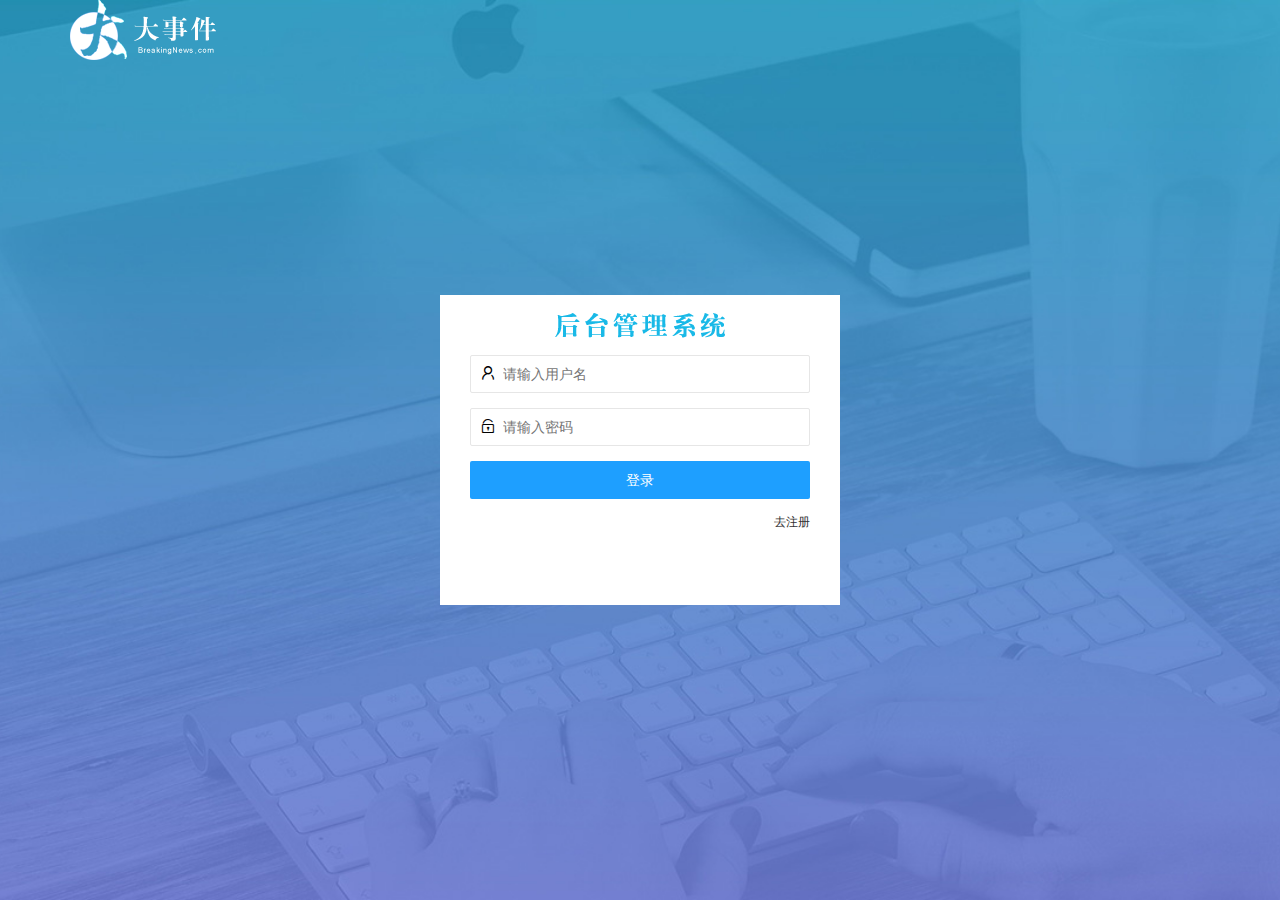
<file: login.html>
<!DOCTYPE html>
<html lang="en">

<head>
    <meta charset="UTF-8">
    <meta http-equiv="X-UA-Compatible" content="IE=edge">
    <meta name="viewport" content="width=device-width, initial-scale=1.0">
    <title>登录/注册</title>
    <!-- 引入自己的css -->
    <link rel="stylesheet" href="./assets/css/login.css">
    <!-- 引入laiui -->
    <link rel="stylesheet" href="./assets/lib/layui/css/layui.css">
</head>

<body>
    <!-- 头部区域 -->
    <div class="layui-main">
        <img src="./assets/images/logo.png" alt="">
    </div>
    <!-- 登录注册区域 -->
    <div class="loginAndRegistBox">
        <div class="titlebox"></div>
        <!-- 去登录 -->
        <div class="login_box">
            <form class="layui-form" id="form-login">
                <!-- 用户名 -->
                <div class="layui-form-item">
                    <i class="layui-icon layui-icon-username"></i>
                    <input type="text" name="username" required lay-verify="required" placeholder="请输入用户名"
                        autocomplete="off" class="layui-input">
                </div>
                <!-- 密码 -->
                <div class="layui-form-item">
                    <i class="layui-icon layui-icon-password"></i>
                    <input type="password" name="password" required lay-verify="required|pwd" placeholder="请输入密码"
                        autocomplete="off" class="layui-input">
                </div>
                <!-- 提交按钮 -->
                <div class="layui-form-item">
                    <button class="layui-btn layui-btn-fluid layui-btn layui-btn-normal" lay-submit>登录</button>
                </div>
                <div class="layui-form-item links">
                    <a href="javascript:;" id="link_reg">去注册</a>
                </div>

            </form>

        </div>
        <!-- 去注册 -->
        <div class="regist_box">
            <form class="layui-form" id="form-reg">
                <!-- 用户名 -->
                <div class="layui-form-item">
                    <i class="layui-icon layui-icon-username"></i>
                    <input type="text" name="username" required lay-verify="required" placeholder="请输入用户名"
                        autocomplete="off" class="layui-input">
                </div>
                <!-- 密码 -->
                <div class="layui-form-item">
                    <i class="layui-icon layui-icon-password"></i>
                    <input type="password" name="password" required lay-verify="required|pwd" placeholder="请输入密码"
                        autocomplete="off" class="layui-input">
                </div>
                <div class="layui-form-item">
                    <i class="layui-icon layui-icon-password"></i>
                    <input type="password" name="repassword" required lay-verify="required|pwd|repwd"
                        placeholder="再次确认密码" autocomplete="off" class="layui-input">
                </div>
                <!-- 注册按钮 -->
                <div class="layui-form-item">
                    <button class="layui-btn layui-btn-fluid layui-btn layui-btn-normal" lay-submit>注册</button>
                </div>
                <div class="layui-form-item links">
                    <a href="javascript:;" id="link_login">去登录</a>
                </div>

            </form>

        </div>

    </div>

    <!-- 引入layUI -->
    <script src="./assets/lib/layui/layui.all.js"></script>
    <!-- 引入jQuery -->
    <script src="./assets/lib/jquery.js"></script>
    <!-- 引入baseAPI -->
    <script src="./assets/js/baseAPI.js"></script>
    <!-- 引入自己的js -->
    <script src="./assets/js/login.js"></script>
</body>

</html>
</file>
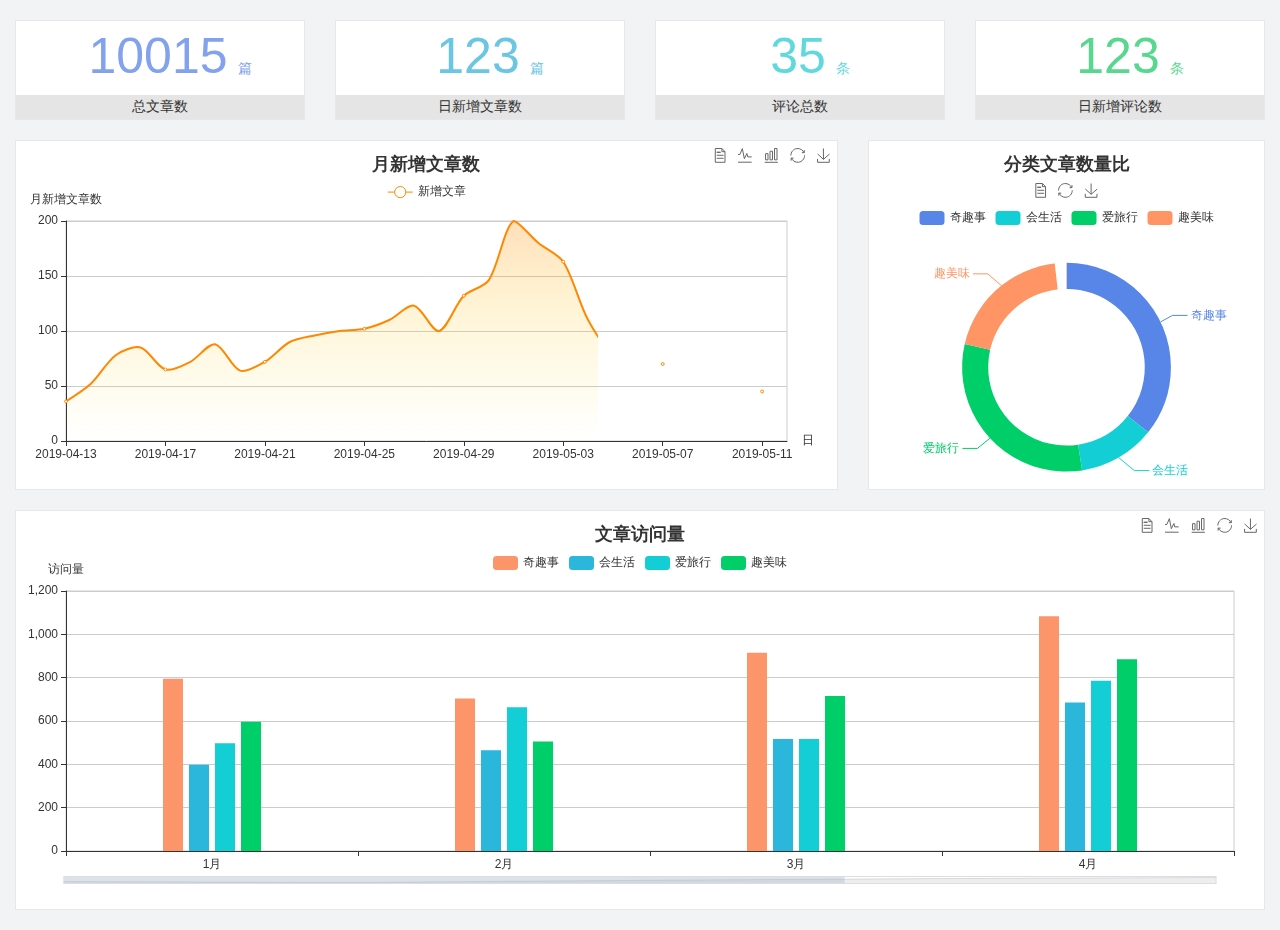
<file: home/dashboard.html>
<!DOCTYPE html>
<html lang="en">

<head>
  <meta charset="UTF-8">
  <meta name="viewport" content="width=device-width, initial-scale=1.0">
  <meta http-equiv="X-UA-Compatible" content="ie=edge">
  <title>图表统计</title>
  <link rel="stylesheet" href="../../assets/lib/bootstrap.css" />
  <link rel="stylesheet" href="../../assets/lib/main.css" />
  <script src="../../assets/lib/jquery.js"></script>
  <script type="text/javascript" src="../../assets/lib/echarts.min.js"></script>
</head>

<body>
  <div class="container-fluid">
    <div class="row spannel_list">
      <div class="col-sm-3 col-xs-6">
        <div class="spannel">
          <em>10015</em><span>篇</span>
          <b>总文章数</b>
        </div>
      </div>
      <div class="col-sm-3 col-xs-6">
        <div class="spannel scolor01">
          <em>123</em><span>篇</span>
          <b>日新增文章数</b>
        </div>
      </div>
      <div class="col-sm-3 col-xs-6">
        <div class="spannel scolor02">
          <em>35</em><span>条</span>
          <b>评论总数</b>
        </div>
      </div>
      <div class="col-sm-3 col-xs-6">
        <div class="spannel scolor03">
          <em>123</em><span>条</span>
          <b>日新增评论数</b>
        </div>
      </div>
    </div>
  </div>

  <div class="container-fluid">
    <div class="row curve-pie">
      <div class="col-lg-8 col-md-8">
        <div class="gragh_pannel" id="curve_show"></div>
      </div>
      <div class="col-lg-4 col-md-4">
        <div class="gragh_pannel" id="pie_show"></div>
      </div>
    </div>
  </div>

  <div class="container-fluid">
    <div class="column_pannel" id="column_show"></div>
  </div>

  <script>
    var oChart = echarts.init(document.getElementById('curve_show'));
    var aList_all = [
      { 'count': 36, 'date': '2019-04-13' },
      { 'count': 52, 'date': '2019-04-14' },
      { 'count': 78, 'date': '2019-04-15' },
      { 'count': 85, 'date': '2019-04-16' },
      { 'count': 65, 'date': '2019-04-17' },
      { 'count': 72, 'date': '2019-04-18' },
      { 'count': 88, 'date': '2019-04-19' },
      { 'count': 64, 'date': '2019-04-20' },
      { 'count': 72, 'date': '2019-04-21' },
      { 'count': 90, 'date': '2019-04-22' },
      { 'count': 96, 'date': '2019-04-23' },
      { 'count': 100, 'date': '2019-04-24' },
      { 'count': 102, 'date': '2019-04-25' },
      { 'count': 110, 'date': '2019-04-26' },
      { 'count': 123, 'date': '2019-04-27' },
      { 'count': 100, 'date': '2019-04-28' },
      { 'count': 132, 'date': '2019-04-29' },
      { 'count': 146, 'date': '2019-04-30' },
      { 'count': 200, 'date': '2019-05-01' },
      { 'count': 180, 'date': '2019-05-02' },
      { 'count': 163, 'date': '2019-05-03' },
      { 'count': 110, 'date': '2019-05-04' },
      { 'count': 80, 'date': '2019-05-05' },
      { 'count': 82, 'date': '2019-05-06' },
      { 'count': 70, 'date': '2019-05-07' },
      { 'count': 65, 'date': '2019-05-08' },
      { 'count': 54, 'date': '2019-05-09' },
      { 'count': 40, 'date': '2019-05-10' },
      { 'count': 45, 'date': '2019-05-11' },
      { 'count': 38, 'date': '2019-05-12' },
    ];

    let aCount = [];
    let aDate = [];

    for (var i = 0; i < aList_all.length; i++) {
      aCount.push(aList_all[i].count);
      aDate.push(aList_all[i].date);
    }

    var chartopt = {
      title: {
        text: '月新增文章数',
        left: 'center',
        top: '10'
      },
      tooltip: {
        trigger: 'axis'
      },
      legend: {
        data: ['新增文章'],
        top: '40'
      },
      toolbox: {
        show: true,
        feature: {
          mark: { show: true },
          dataView: { show: true, readOnly: false },
          magicType: { show: true, type: ['line', 'bar'] },
          restore: { show: true },
          saveAsImage: { show: true }
        }
      },
      calculable: true,
      xAxis: [
        {
          name: '日',
          type: 'category',
          boundaryGap: false,
          data: aDate
        }
      ],
      yAxis: [
        {
          name: '月新增文章数',
          type: 'value'
        }
      ],
      series: [
        {
          name: '新增文章',
          type: 'line',
          smooth: true,
          itemStyle: { normal: { areaStyle: { type: 'default' }, color: '#f80' }, lineStyle: { color: '#f80' } },
          data: aCount
        }],
      areaStyle: {
        normal: {
          color: new echarts.graphic.LinearGradient(0, 0, 0, 1, [{
            offset: 0,
            color: 'rgba(255,136,0,0.39)'
          }, {
            offset: .34,
            color: 'rgba(255,180,0,0.25)'
          }, {
            offset: 1,
            color: 'rgba(255,222,0,0.00)'
          }])

        }
      },
      grid: {
        show: true,
        x: 50,
        x2: 50,
        y: 80,
        height: 220
      }
    };

    oChart.setOption(chartopt);


    var oPie = echarts.init(document.getElementById('pie_show'));
    var oPieopt =
    {
      title: {
        top: 10,
        text: '分类文章数量比',
        x: 'center'
      },
      tooltip: {
        trigger: 'item',
        formatter: "{a} <br/>{b} : {c} ({d}%)"
      },
      color: ['#5885e8', '#13cfd5', '#00ce68', '#ff9565'],
      legend: {
        x: 'center',
        top: 65,
        data: ['奇趣事', '会生活', '爱旅行', '趣美味']
      },
      toolbox: {
        show: true,
        x: 'center',
        top: 35,
        feature: {
          mark: { show: true },
          dataView: { show: true, readOnly: false },
          magicType: {
            show: true,
            type: ['pie', 'funnel'],
            option: {
              funnel: {
                x: '25%',
                width: '50%',
                funnelAlign: 'left',
                max: 1548
              }
            }
          },
          restore: { show: true },
          saveAsImage: { show: true }
        }
      },
      calculable: true,
      series: [
        {
          name: '访问来源',
          type: 'pie',
          radius: ['45%', '60%'],
          center: ['50%', '65%'],
          data: [
            { value: 300, name: '奇趣事' },
            { value: 100, name: '会生活' },
            { value: 260, name: '爱旅行' },
            { value: 180, name: '趣美味' }
          ]
        }
      ]
    };
    oPie.setOption(oPieopt);



    var oColumn = this.echarts.init(document.getElementById('column_show'));
    var oColumnopt =
    {
      title: {
        text: '文章访问量',
        left: 'center',
        top: '10'
      },
      tooltip: {
        trigger: 'axis'
      },
      legend: {
        data: ['奇趣事', '会生活', '爱旅行', '趣美味'],
        top: '40'
      },
      toolbox: {
        show: true,
        feature: {
          mark: { show: true },
          dataView: { show: true, readOnly: false },
          magicType: { show: true, type: ['line', 'bar'] },
          restore: { show: true },
          saveAsImage: { show: true }
        }
      },
      calculable: true,
      xAxis: [
        {
          type: 'category',
          data: ['1月', '2月', '3月', '4月', '5月']
        }
      ],
      yAxis: [
        {
          name: '访问量',
          type: 'value'
        }
      ],
      series: [
        {
          name: '奇趣事',
          type: 'bar',
          barWidth: 20,
          itemStyle: {
            normal: { areaStyle: { type: 'default' }, color: '#fd956a' }
          },
          data: [800, 708, 920, 1090, 1200]
        },
        {
          name: '会生活',
          type: 'bar',
          barWidth: 20,
          itemStyle: {
            normal: { areaStyle: { type: 'default' }, color: '#2bb6db' }
          },
          data: [400, 468, 520, 690, 800]
        },
        {
          name: '爱旅行',
          type: 'bar',
          barWidth: 20,
          itemStyle: {
            normal: { areaStyle: { type: 'default' }, color: '#13cfd5' }
          },
          data: [500, 668, 520, 790, 900]
        },
        {
          name: '趣美味',
          type: 'bar',
          barWidth: 20,
          itemStyle: {
            normal: { areaStyle: { type: 'default' }, color: '#00ce68' }
          },
          data: [600, 508, 720, 890, 1000]
        }
      ],
      grid: {
        show: true,
        x: 50,
        x2: 30,
        y: 80,
        height: 260
      },
      dataZoom: [//给x轴设置滚动条
        {
          start: 0,//默认为0
          end: 100 - 1000 / 31,//默认为100
          type: 'slider',
          show: true,
          xAxisIndex: [0],
          handleSize: 0,//滑动条的 左右2个滑动条的大小
          height: 8,//组件高度
          left: 45, //左边的距离
          right: 50,//右边的距离
          bottom: 26,//右边的距离
          handleColor: '#ddd',//h滑动图标的颜色
          handleStyle: {
            borderColor: "#cacaca",
            borderWidth: "1",
            shadowBlur: 2,
            background: "#ddd",
            shadowColor: "#ddd",
          }
        }]
    };
    oColumn.setOption(oColumnopt);
  </script>
</body>

</html>
</file>
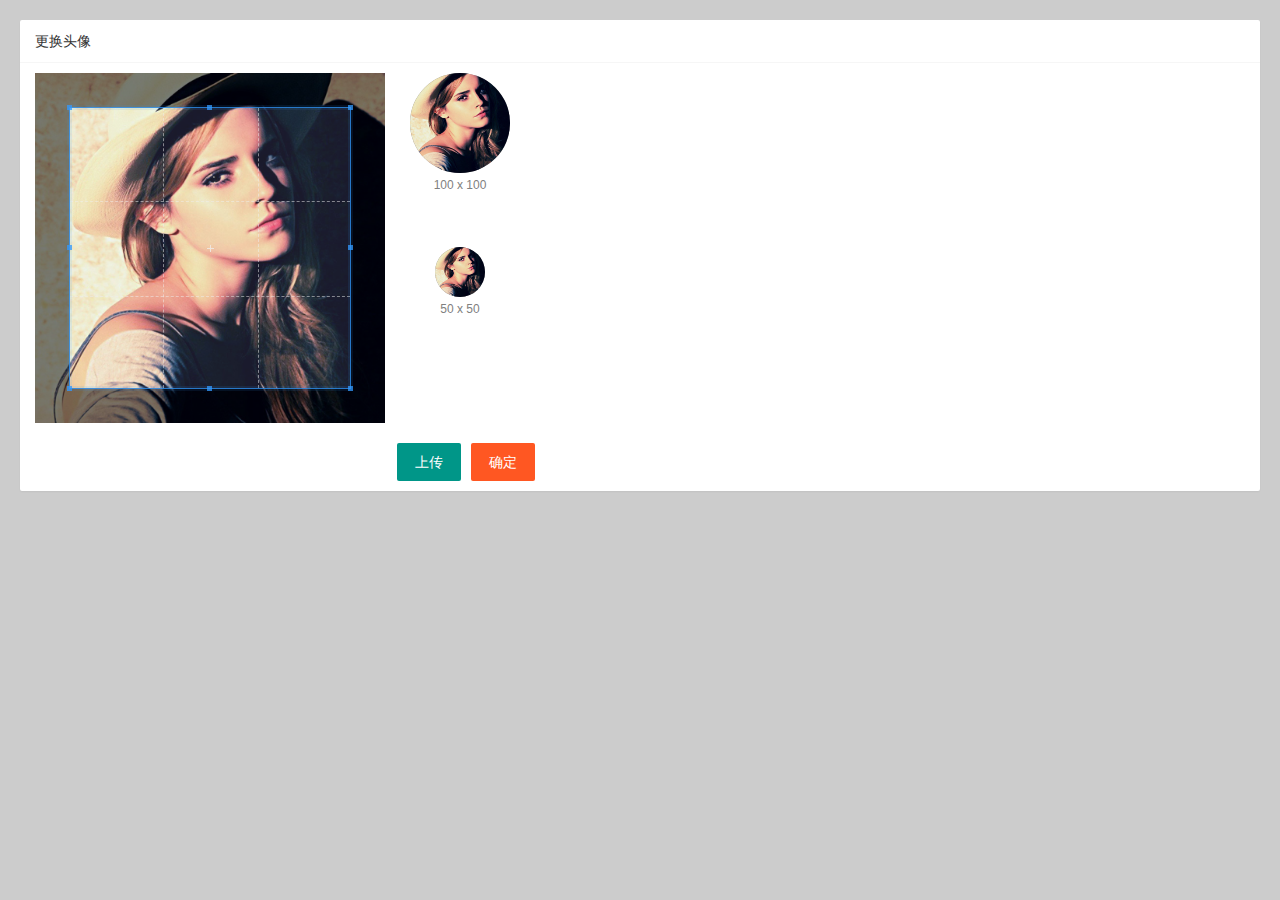
<file: user/user_avater.html>
<!DOCTYPE html>
<html lang="en">

<head>
    <meta charset="UTF-8">
    <meta http-equiv="X-UA-Compatible" content="IE=edge">
    <meta name="viewport" content="width=device-width, initial-scale=1.0">
    <title>Document</title>
    <link rel="stylesheet" href="../assets/lib/layui/css/layui.css">
    <link rel="stylesheet" href="../assets/css/user/user_avater.css">
    <link rel="stylesheet" href="/assets/lib/cropper/cropper.css" />
</head>

<body>
    <div class="layui-card">
        <div class="layui-card-header">更换头像</div>
        <div class="layui-card-body">
            <!-- 第一行的图片裁剪和预览区域 -->
            <div class="row1">
                <!-- 图片裁剪区域 -->
                <div class="cropper-box">
                    <!-- 这个 img 标签很重要，将来会把它初始化为裁剪区域 -->
                    <img id="image" src="/assets/images/sample.jpg" />
                </div>
                <!-- 图片的预览区域 -->
                <div class="preview-box">
                    <div>
                        <!-- 宽高为 100px 的预览区域 -->
                        <div class="img-preview w100"></div>
                        <p class="size">100 x 100</p>
                    </div>
                    <div>
                        <!-- 宽高为 50px 的预览区域 -->
                        <div class="img-preview w50"></div>
                        <p class="size">50 x 50</p>
                    </div>
                </div>
            </div>
            <!-- 第二行的按钮区域 -->
            <div class="row2">
                <!-- 通过accept属性可以规定用户上传什么类型的文件 -->
                <input type="file" id="file" accept="image/png,image/jpeg">
                <button type="button" class="layui-btn" id="btnSub">上传</button>
                <button type="button" class="layui-btn layui-btn-danger" id="btnUpload">确定</button>
            </div>
        </div>
    </div>

    <script src="/assets/lib/layui/layui.all.js"></script>
    <script src="/assets/lib/jquery.js"></script>
    <script src="/assets/lib/cropper/Cropper.js"></script>
    <script src="/assets/lib/cropper/jquery-cropper.js"></script>
    <script src="/assets/js/baseAPI.js"></script>
    <script src="/assets/js/user/user_avater.js"></script>
</body>

</html>
</file>
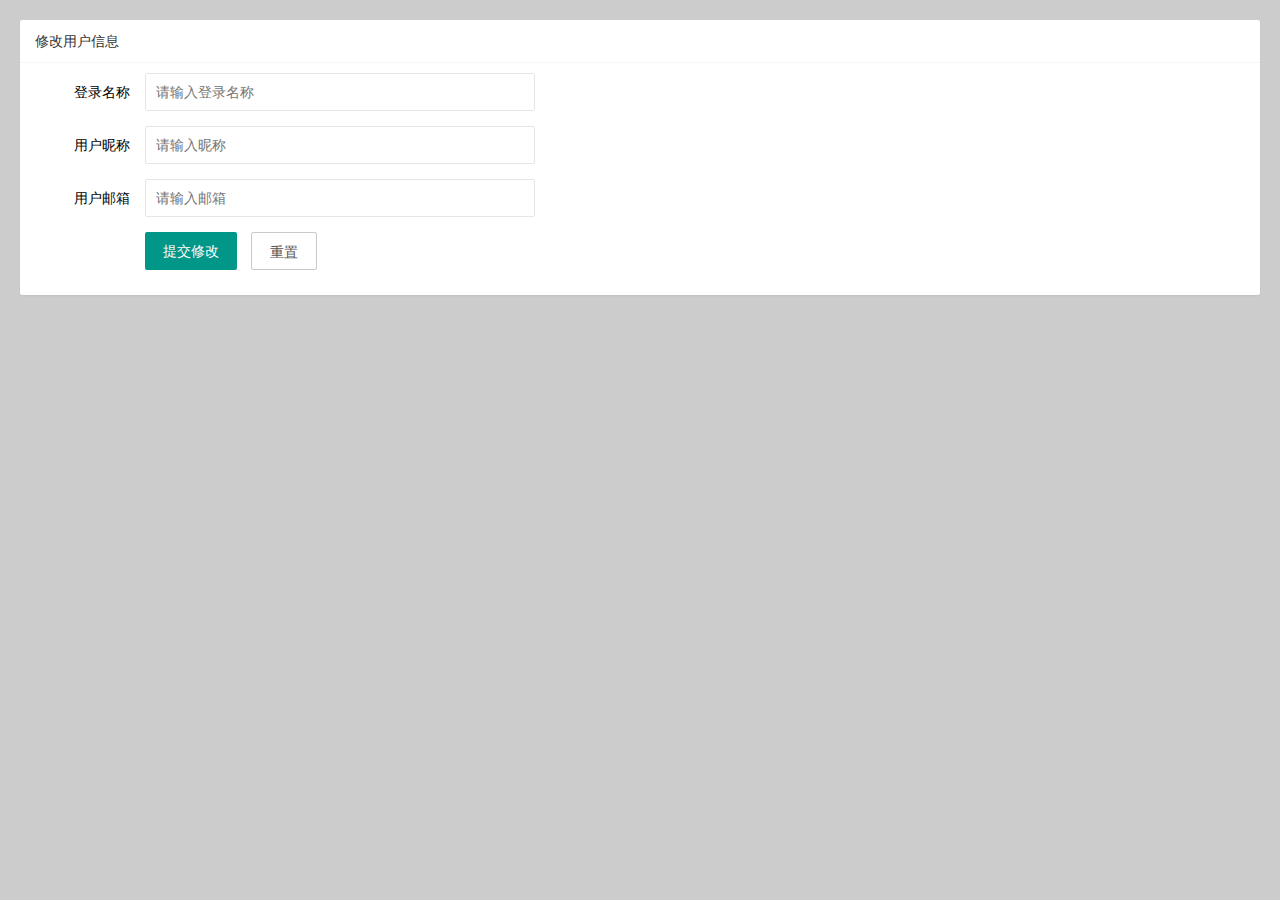
<file: user/user_info.html>
<!DOCTYPE html>
<html lang="en">

<head>
    <meta charset="UTF-8">
    <meta http-equiv="X-UA-Compatible" content="IE=edge">
    <meta name="viewport" content="width=device-width, initial-scale=1.0">
    <title>Document</title>
    <link rel="stylesheet" href="/assets/lib/layui/css/layui.css">
    <link rel="stylesheet" href="/assets/css/user/user_info.css">
</head>

<body>
    <div class="layui-card">
        <div class="layui-card-header">修改用户信息</div>
        <div class="layui-card-body">
            <form class="layui-form" lay-filter="formUserInfo">
                <!-- 隐藏域 -->
                <input type="hidden" name="id" value="">
                <div class="layui-form-item">
                    <label class="layui-form-label">登录名称</label>
                    <div class="layui-input-block">
                        <input type="text" name="username" required lay-verify="required" placeholder="请输入登录名称"
                            autocomplete="off" class="layui-input" readonly>
                    </div>
                </div>
                <div class="layui-form-item">
                    <label class="layui-form-label">用户昵称</label>
                    <div class="layui-input-block">
                        <input type="text" name="nickname" required lay-verify="required|nickname" placeholder="请输入昵称"
                            autocomplete="off" class="layui-input">
                    </div>
                </div>
                <div class="layui-form-item">
                    <label class="layui-form-label">用户邮箱</label>
                    <div class="layui-input-block">
                        <input type="text" name="email" required lay-verify="required|email" placeholder="请输入邮箱"
                            autocomplete="off" class="layui-input">
                    </div>
                </div>
                <div class="layui-form-item">
                    <div class="layui-input-block">
                        <button class="layui-btn" lay-submit lay-filter="formDemo">提交修改</button>
                        <button type="reset" class="layui-btn layui-btn-primary" id="btnReset">重置</button>
                    </div>
                </div>
            </form>
        </div>
    </div>

    <script src="../assets/lib/layui/layui.all.js"></script>
    <script src="../assets/lib/jquery.js"></script>
    <script src="../assets/js/baseAPI.js"></script>
    <script src="../assets/js/user/user_info.js"></script>
</body>

</html>
</file>
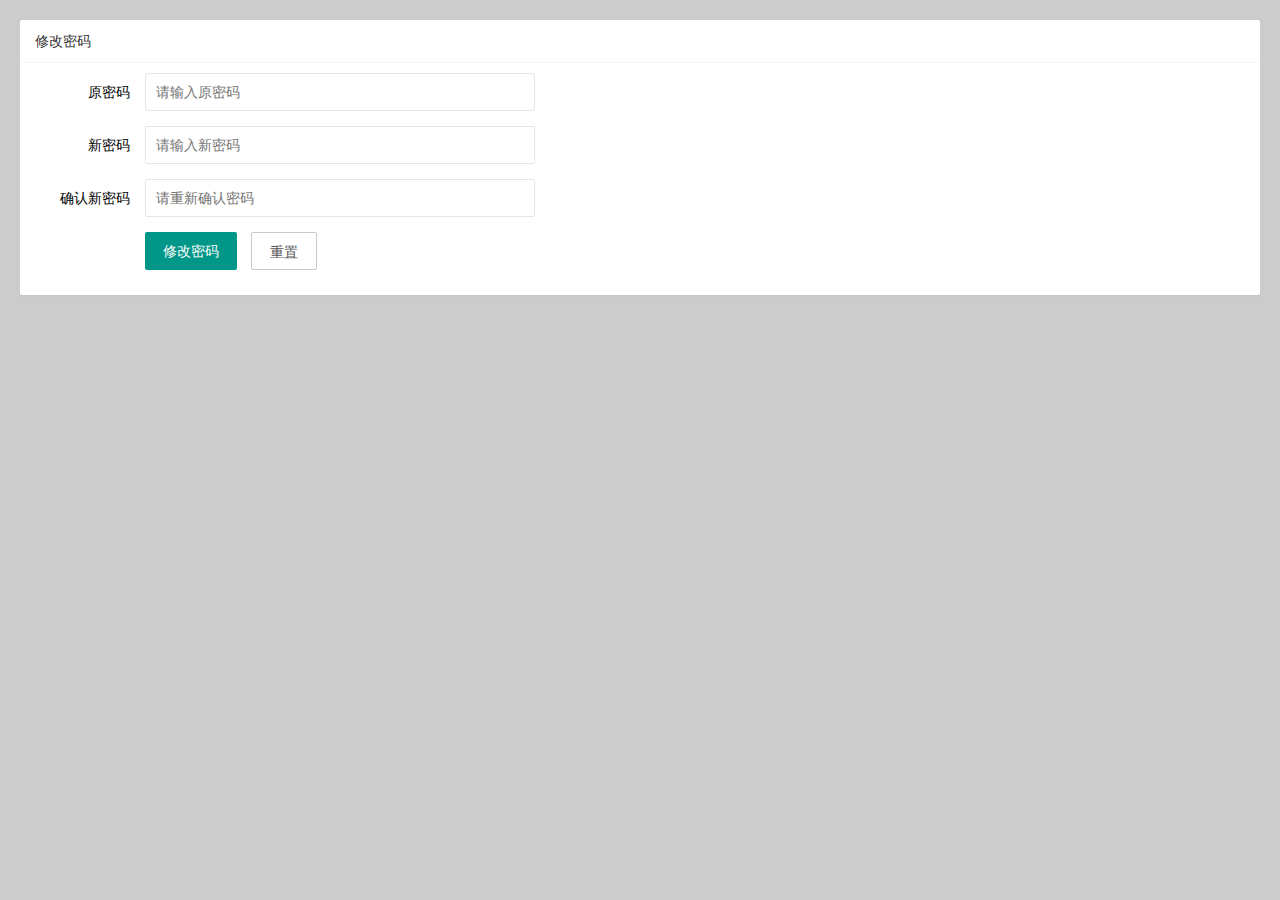
<file: user/user_pwd.html>
<!DOCTYPE html>
<html lang="en">

<head>
    <meta charset="UTF-8">
    <meta http-equiv="X-UA-Compatible" content="IE=edge">
    <meta name="viewport" content="width=device-width, initial-scale=1.0">
    <title>Document</title>
    <link rel="stylesheet" href="/assets/lib/layui/css/layui.css">
    <link rel="stylesheet" href="/assets/css/user/user_pwd.css">

</head>

<body>
    <div class="layui-card">
        <div class="layui-card-header">修改密码</div>
        <div class="layui-card-body">
            <form class="layui-form">
                <div class="layui-form-item">
                    <label class="layui-form-label">原密码</label>
                    <div class="layui-input-block">
                        <input type="password" name="oldpwd" required lay-verify="required|pwd" placeholder="请输入原密码"
                            autocomplete="off" class="layui-input" id="oldpwd">
                    </div>
                </div>
                <div class="layui-form-item">
                    <label class="layui-form-label">新密码</label>
                    <div class="layui-input-block">
                        <input type="password" name="newpwd" required lay-verify="required|pwd|samepwd"
                            placeholder="请输入新密码" autocomplete="off" class="layui-input" id="newpwd">
                    </div>
                </div>
                <div class="layui-form-item">
                    <label class="layui-form-label">确认新密码</label>
                    <div class="layui-input-block">
                        <input type="password" name="repwd" required lay-verify="required|pwd|repwd"
                            placeholder="请重新确认密码" autocomplete="off" class="layui-input">
                    </div>
                </div>
                <div class="layui-form-item">
                    <div class="layui-input-block">
                        <button class="layui-btn" lay-submit lay-filter="formDemo">修改密码</button>
                        <button type="reset" class="layui-btn layui-btn-primary">重置</button>
                    </div>
                </div>
            </form>
        </div>
    </div>

    <script src="../assets/lib/layui/layui.all.js"></script>
    <script src="../assets/lib/jquery.js"></script>
    <script src="../assets/js/baseAPI.js"></script>
    <script src="../assets/js/user/user_pwd.js"></script>
</body>

</html>
</file>
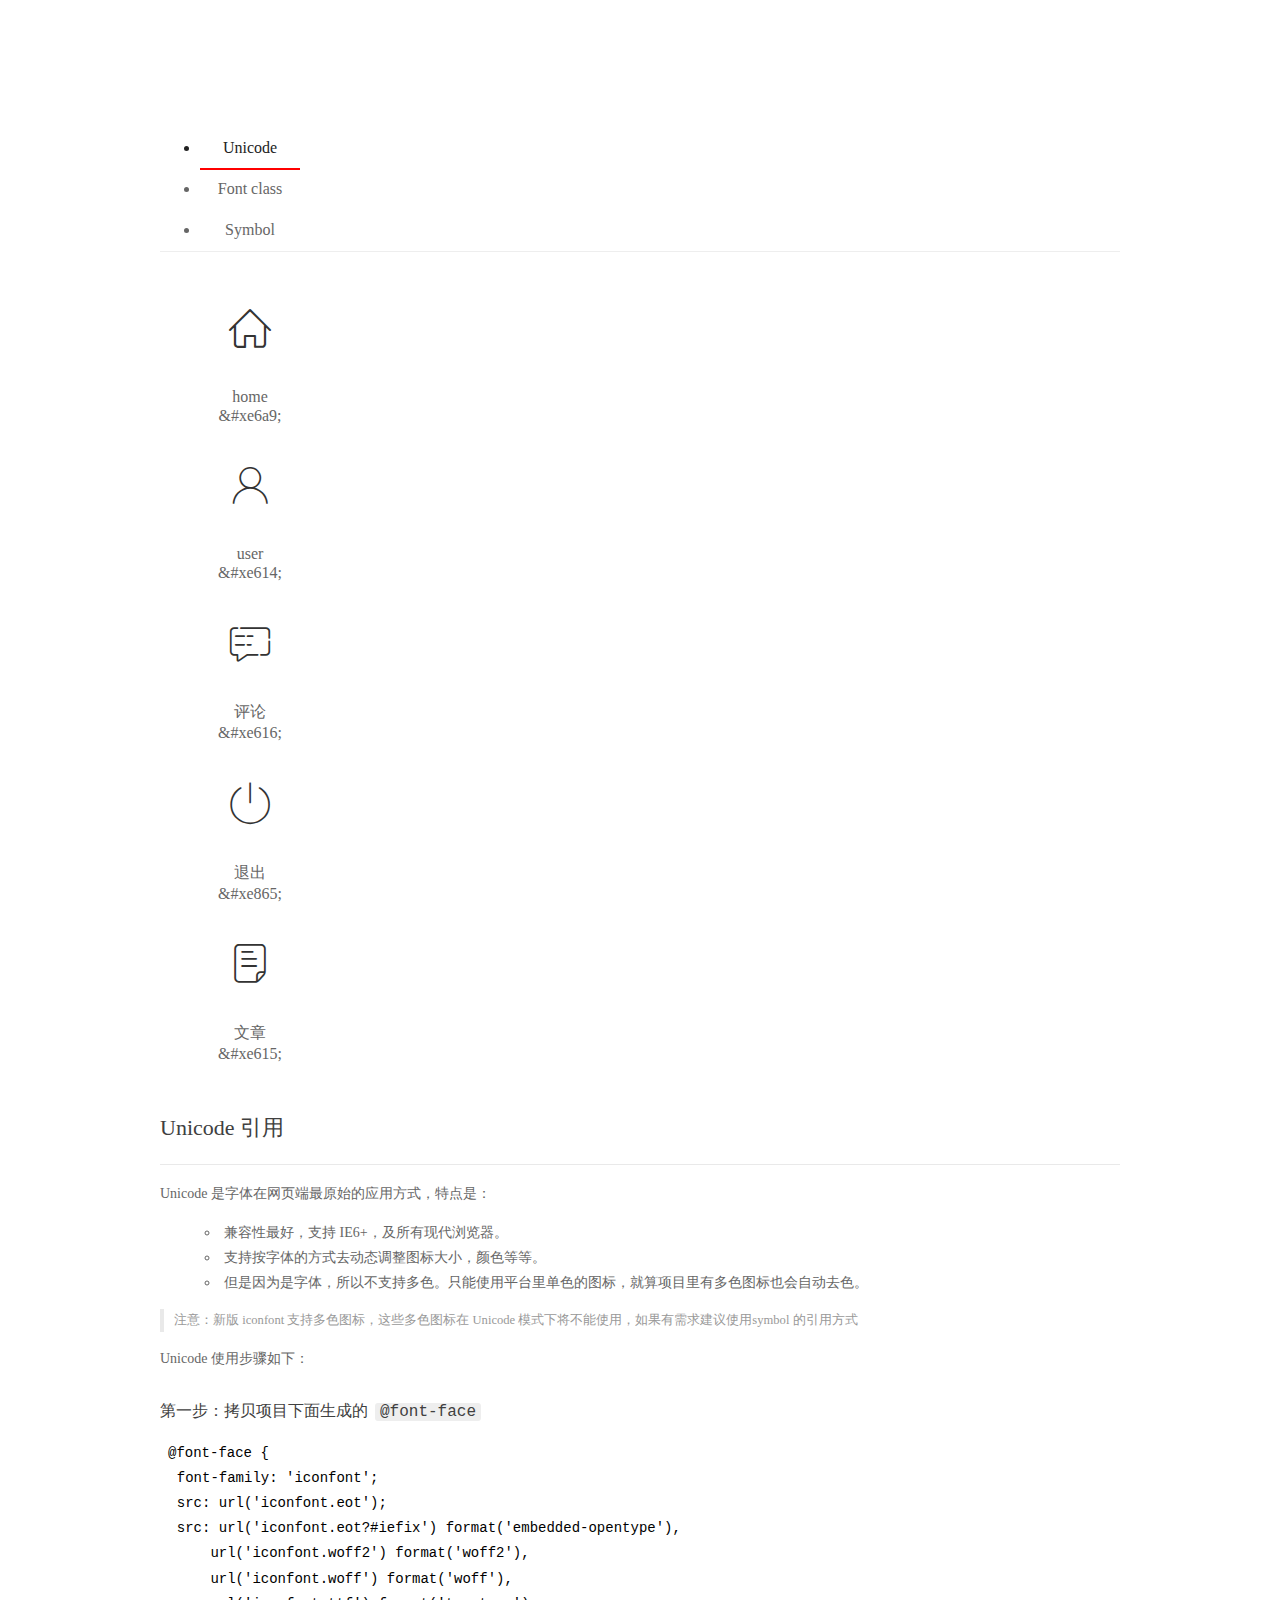
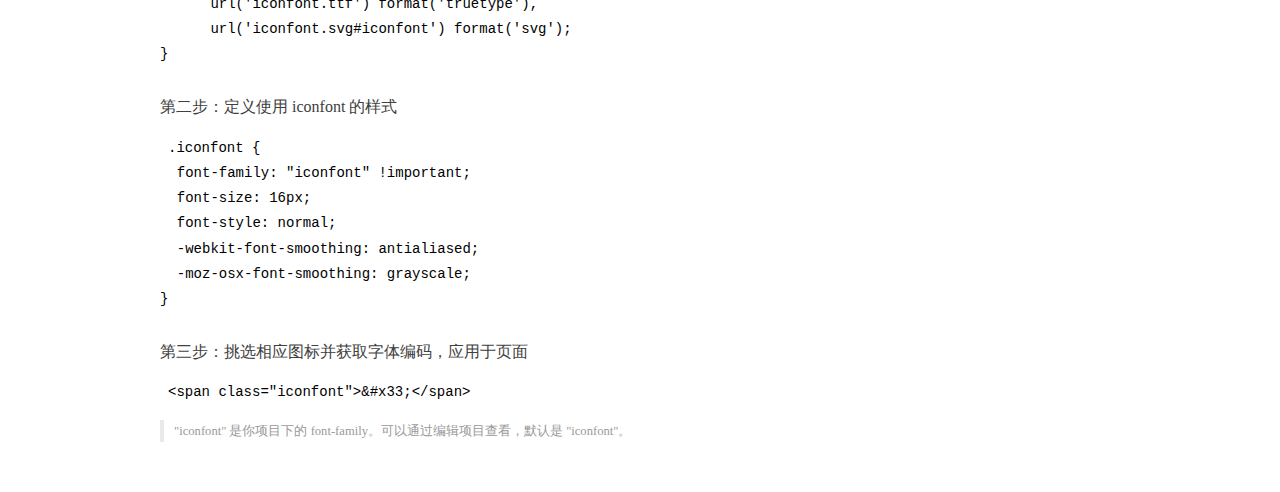
<file: assets/fonts/demo_index.html>
<!DOCTYPE html>
<html>
<head>
  <meta charset="utf-8"/>
  <title>IconFont Demo</title>
  <link rel="shortcut icon" href="https://gtms04.alicdn.com/tps/i4/TB1_oz6GVXXXXaFXpXXJDFnIXXX-64-64.ico" type="image/x-icon"/>
  <link rel="stylesheet" href="https://g.alicdn.com/thx/cube/1.3.2/cube.min.css">
  <link rel="stylesheet" href="demo.css">
  <link rel="stylesheet" href="iconfont.css">
  <script src="iconfont.js"></script>
  <!-- jQuery -->
  <script src="https://a1.alicdn.com/oss/uploads/2018/12/26/7bfddb60-08e8-11e9-9b04-53e73bb6408b.js"></script>
  <!-- 代码高亮 -->
  <script src="https://a1.alicdn.com/oss/uploads/2018/12/26/a3f714d0-08e6-11e9-8a15-ebf944d7534c.js"></script>
</head>
<body>
  <div class="main">
    <h1 class="logo"><a href="https://www.iconfont.cn/" title="iconfont 首页" target="_blank">&#xe86b;</a></h1>
    <div class="nav-tabs">
      <ul id="tabs" class="dib-box">
        <li class="dib active"><span>Unicode</span></li>
        <li class="dib"><span>Font class</span></li>
        <li class="dib"><span>Symbol</span></li>
      </ul>
      
    </div>
    <div class="tab-container">
      <div class="content unicode" style="display: block;">
          <ul class="icon_lists dib-box">
          
            <li class="dib">
              <span class="icon iconfont">&#xe6a9;</span>
                <div class="name">home</div>
                <div class="code-name">&amp;#xe6a9;</div>
              </li>
          
            <li class="dib">
              <span class="icon iconfont">&#xe614;</span>
                <div class="name">user</div>
                <div class="code-name">&amp;#xe614;</div>
              </li>
          
            <li class="dib">
              <span class="icon iconfont">&#xe616;</span>
                <div class="name">评论</div>
                <div class="code-name">&amp;#xe616;</div>
              </li>
          
            <li class="dib">
              <span class="icon iconfont">&#xe865;</span>
                <div class="name">退出</div>
                <div class="code-name">&amp;#xe865;</div>
              </li>
          
            <li class="dib">
              <span class="icon iconfont">&#xe615;</span>
                <div class="name">文章</div>
                <div class="code-name">&amp;#xe615;</div>
              </li>
          
          </ul>
          <div class="article markdown">
          <h2 id="unicode-">Unicode 引用</h2>
          <hr>

          <p>Unicode 是字体在网页端最原始的应用方式，特点是：</p>
          <ul>
            <li>兼容性最好，支持 IE6+，及所有现代浏览器。</li>
            <li>支持按字体的方式去动态调整图标大小，颜色等等。</li>
            <li>但是因为是字体，所以不支持多色。只能使用平台里单色的图标，就算项目里有多色图标也会自动去色。</li>
          </ul>
          <blockquote>
            <p>注意：新版 iconfont 支持多色图标，这些多色图标在 Unicode 模式下将不能使用，如果有需求建议使用symbol 的引用方式</p>
          </blockquote>
          <p>Unicode 使用步骤如下：</p>
          <h3 id="-font-face">第一步：拷贝项目下面生成的 <code>@font-face</code></h3>
<pre><code class="language-css"
>@font-face {
  font-family: 'iconfont';
  src: url('iconfont.eot');
  src: url('iconfont.eot?#iefix') format('embedded-opentype'),
      url('iconfont.woff2') format('woff2'),
      url('iconfont.woff') format('woff'),
      url('iconfont.ttf') format('truetype'),
      url('iconfont.svg#iconfont') format('svg');
}
</code></pre>
          <h3 id="-iconfont-">第二步：定义使用 iconfont 的样式</h3>
<pre><code class="language-css"
>.iconfont {
  font-family: "iconfont" !important;
  font-size: 16px;
  font-style: normal;
  -webkit-font-smoothing: antialiased;
  -moz-osx-font-smoothing: grayscale;
}
</code></pre>
          <h3 id="-">第三步：挑选相应图标并获取字体编码，应用于页面</h3>
<pre>
<code class="language-html"
>&lt;span class="iconfont"&gt;&amp;#x33;&lt;/span&gt;
</code></pre>
          <blockquote>
            <p>"iconfont" 是你项目下的 font-family。可以通过编辑项目查看，默认是 "iconfont"。</p>
          </blockquote>
          </div>
      </div>
      <div class="content font-class">
        <ul class="icon_lists dib-box">
          
          <li class="dib">
            <span class="icon iconfont icon-home"></span>
            <div class="name">
              home
            </div>
            <div class="code-name">.icon-home
            </div>
          </li>
          
          <li class="dib">
            <span class="icon iconfont icon-user"></span>
            <div class="name">
              user
            </div>
            <div class="code-name">.icon-user
            </div>
          </li>
          
          <li class="dib">
            <span class="icon iconfont icon-pinglun"></span>
            <div class="name">
              评论
            </div>
            <div class="code-name">.icon-pinglun
            </div>
          </li>
          
          <li class="dib">
            <span class="icon iconfont icon-tuichu"></span>
            <div class="name">
              退出
            </div>
            <div class="code-name">.icon-tuichu
            </div>
          </li>
          
          <li class="dib">
            <span class="icon iconfont icon-16"></span>
            <div class="name">
              文章
            </div>
            <div class="code-name">.icon-16
            </div>
          </li>
          
        </ul>
        <div class="article markdown">
        <h2 id="font-class-">font-class 引用</h2>
        <hr>

        <p>font-class 是 Unicode 使用方式的一种变种，主要是解决 Unicode 书写不直观，语意不明确的问题。</p>
        <p>与 Unicode 使用方式相比，具有如下特点：</p>
        <ul>
          <li>兼容性良好，支持 IE8+，及所有现代浏览器。</li>
          <li>相比于 Unicode 语意明确，书写更直观。可以很容易分辨这个 icon 是什么。</li>
          <li>因为使用 class 来定义图标，所以当要替换图标时，只需要修改 class 里面的 Unicode 引用。</li>
          <li>不过因为本质上还是使用的字体，所以多色图标还是不支持的。</li>
        </ul>
        <p>使用步骤如下：</p>
        <h3 id="-fontclass-">第一步：引入项目下面生成的 fontclass 代码：</h3>
<pre><code class="language-html">&lt;link rel="stylesheet" href="./iconfont.css"&gt;
</code></pre>
        <h3 id="-">第二步：挑选相应图标并获取类名，应用于页面：</h3>
<pre><code class="language-html">&lt;span class="iconfont icon-xxx"&gt;&lt;/span&gt;
</code></pre>
        <blockquote>
          <p>"
            iconfont" 是你项目下的 font-family。可以通过编辑项目查看，默认是 "iconfont"。</p>
        </blockquote>
      </div>
      </div>
      <div class="content symbol">
          <ul class="icon_lists dib-box">
          
            <li class="dib">
                <svg class="icon svg-icon" aria-hidden="true">
                  <use xlink:href="#icon-home"></use>
                </svg>
                <div class="name">home</div>
                <div class="code-name">#icon-home</div>
            </li>
          
            <li class="dib">
                <svg class="icon svg-icon" aria-hidden="true">
                  <use xlink:href="#icon-user"></use>
                </svg>
                <div class="name">user</div>
                <div class="code-name">#icon-user</div>
            </li>
          
            <li class="dib">
                <svg class="icon svg-icon" aria-hidden="true">
                  <use xlink:href="#icon-pinglun"></use>
                </svg>
                <div class="name">评论</div>
                <div class="code-name">#icon-pinglun</div>
            </li>
          
            <li class="dib">
                <svg class="icon svg-icon" aria-hidden="true">
                  <use xlink:href="#icon-tuichu"></use>
                </svg>
                <div class="name">退出</div>
                <div class="code-name">#icon-tuichu</div>
            </li>
          
            <li class="dib">
                <svg class="icon svg-icon" aria-hidden="true">
                  <use xlink:href="#icon-16"></use>
                </svg>
                <div class="name">文章</div>
                <div class="code-name">#icon-16</div>
            </li>
          
          </ul>
          <div class="article markdown">
          <h2 id="symbol-">Symbol 引用</h2>
          <hr>

          <p>这是一种全新的使用方式，应该说这才是未来的主流，也是平台目前推荐的用法。相关介绍可以参考这篇<a href="">文章</a>
            这种用法其实是做了一个 SVG 的集合，与另外两种相比具有如下特点：</p>
          <ul>
            <li>支持多色图标了，不再受单色限制。</li>
            <li>通过一些技巧，支持像字体那样，通过 <code>font-size</code>, <code>color</code> 来调整样式。</li>
            <li>兼容性较差，支持 IE9+，及现代浏览器。</li>
            <li>浏览器渲染 SVG 的性能一般，还不如 png。</li>
          </ul>
          <p>使用步骤如下：</p>
          <h3 id="-symbol-">第一步：引入项目下面生成的 symbol 代码：</h3>
<pre><code class="language-html">&lt;script src="./iconfont.js"&gt;&lt;/script&gt;
</code></pre>
          <h3 id="-css-">第二步：加入通用 CSS 代码（引入一次就行）：</h3>
<pre><code class="language-html">&lt;style&gt;
.icon {
  width: 1em;
  height: 1em;
  vertical-align: -0.15em;
  fill: currentColor;
  overflow: hidden;
}
&lt;/style&gt;
</code></pre>
          <h3 id="-">第三步：挑选相应图标并获取类名，应用于页面：</h3>
<pre><code class="language-html">&lt;svg class="icon" aria-hidden="true"&gt;
  &lt;use xlink:href="#icon-xxx"&gt;&lt;/use&gt;
&lt;/svg&gt;
</code></pre>
          </div>
      </div>

    </div>
  </div>
  <script>
  $(document).ready(function () {
      $('.tab-container .content:first').show()

      $('#tabs li').click(function (e) {
        var tabContent = $('.tab-container .content')
        var index = $(this).index()

        if ($(this).hasClass('active')) {
          return
        } else {
          $('#tabs li').removeClass('active')
          $(this).addClass('active')

          tabContent.hide().eq(index).fadeIn()
        }
      })
    })
  </script>
</body>
</html>
</file>
<file: assets/css/login.css>
html,
body {
    margin: 0;
    padding: 0;
    width: 100%;
    height: 100%;
    background: url('/assets/images/login_bg.jpg' )no-repeat center;
    background-size: cover;
}

.loginAndRegistBox {
    width: 400px;
    height: 310px;
    position: absolute;
    top: 50%;
    left: 50%;
    transform: translate(-50%,-50%);
    background-color: #fff;
}

.titlebox {
    height: 60px;
    background: url('/assets/images/login_title.png') no-repeat center ;
}

.regist_box {
    display: none;
}

.layui-form {
    padding: 0 30px;
}

.links {
    display: flex;
    justify-content: flex-end;
}

.links a {
    font-size: 12px;
}

.layui-form-item {
    position: relative;
}

.layui-icon {
    position : absolute;
    top: 10px;
    left:10px;
}

.layui-input {
    padding-left: 32px!important;
}
</file>
<file: assets/lib/layui/css/layui.css>
/** layui-v2.5.5 MIT License By https://www.layui.com */
 .layui-inline,img{display:inline-block;vertical-align:middle}h1,h2,h3,h4,h5,h6{font-weight:400}.layui-edge,.layui-header,.layui-inline,.layui-main{position:relative}.layui-body,.layui-edge,.layui-elip{overflow:hidden}.layui-btn,.layui-edge,.layui-inline,img{vertical-align:middle}.layui-btn,.layui-disabled,.layui-icon,.layui-unselect{-moz-user-select:none;-webkit-user-select:none;-ms-user-select:none}.layui-elip,.layui-form-checkbox span,.layui-form-pane .layui-form-label{text-overflow:ellipsis;white-space:nowrap}.layui-breadcrumb,.layui-tree-btnGroup{visibility:hidden}blockquote,body,button,dd,div,dl,dt,form,h1,h2,h3,h4,h5,h6,input,li,ol,p,pre,td,textarea,th,ul{margin:0;padding:0;-webkit-tap-highlight-color:rgba(0,0,0,0)}a:active,a:hover{outline:0}img{border:none}li{list-style:none}table{border-collapse:collapse;border-spacing:0}h4,h5,h6{font-size:100%}button,input,optgroup,option,select,textarea{font-family:inherit;font-size:inherit;font-style:inherit;font-weight:inherit;outline:0}pre{white-space:pre-wrap;white-space:-moz-pre-wrap;white-space:-pre-wrap;white-space:-o-pre-wrap;word-wrap:break-word}body{line-height:24px;font:14px Helvetica Neue,Helvetica,PingFang SC,Tahoma,Arial,sans-serif}hr{height:1px;margin:10px 0;border:0;clear:both}a{color:#333;text-decoration:none}a:hover{color:#777}a cite{font-style:normal;*cursor:pointer}.layui-border-box,.layui-border-box *{box-sizing:border-box}.layui-box,.layui-box *{box-sizing:content-box}.layui-clear{clear:both;*zoom:1}.layui-clear:after{content:'\20';clear:both;*zoom:1;display:block;height:0}.layui-inline{*display:inline;*zoom:1}.layui-edge{display:inline-block;width:0;height:0;border-width:6px;border-style:dashed;border-color:transparent}.layui-edge-top{top:-4px;border-bottom-color:#999;border-bottom-style:solid}.layui-edge-right{border-left-color:#999;border-left-style:solid}.layui-edge-bottom{top:2px;border-top-color:#999;border-top-style:solid}.layui-edge-left{border-right-color:#999;border-right-style:solid}.layui-disabled,.layui-disabled:hover{color:#d2d2d2!important;cursor:not-allowed!important}.layui-circle{border-radius:100%}.layui-show{display:block!important}.layui-hide{display:none!important}@font-face{font-family:layui-icon;src:url(../font/iconfont.eot?v=250);src:url(../font/iconfont.eot?v=250#iefix) format('embedded-opentype'),url(../font/iconfont.woff2?v=250) format('woff2'),url(../font/iconfont.woff?v=250) format('woff'),url(../font/iconfont.ttf?v=250) format('truetype'),url(../font/iconfont.svg?v=250#layui-icon) format('svg')}.layui-icon{font-family:layui-icon!important;font-size:16px;font-style:normal;-webkit-font-smoothing:antialiased;-moz-osx-font-smoothing:grayscale}.layui-icon-reply-fill:before{content:"\e611"}.layui-icon-set-fill:before{content:"\e614"}.layui-icon-menu-fill:before{content:"\e60f"}.layui-icon-search:before{content:"\e615"}.layui-icon-share:before{content:"\e641"}.layui-icon-set-sm:before{content:"\e620"}.layui-icon-engine:before{content:"\e628"}.layui-icon-close:before{content:"\1006"}.layui-icon-close-fill:before{content:"\1007"}.layui-icon-chart-screen:before{content:"\e629"}.layui-icon-star:before{content:"\e600"}.layui-icon-circle-dot:before{content:"\e617"}.layui-icon-chat:before{content:"\e606"}.layui-icon-release:before{content:"\e609"}.layui-icon-list:before{content:"\e60a"}.layui-icon-chart:before{content:"\e62c"}.layui-icon-ok-circle:before{content:"\1005"}.layui-icon-layim-theme:before{content:"\e61b"}.layui-icon-table:before{content:"\e62d"}.layui-icon-right:before{content:"\e602"}.layui-icon-left:before{content:"\e603"}.layui-icon-cart-simple:before{content:"\e698"}.layui-icon-face-cry:before{content:"\e69c"}.layui-icon-face-smile:before{content:"\e6af"}.layui-icon-survey:before{content:"\e6b2"}.layui-icon-tree:before{content:"\e62e"}.layui-icon-upload-circle:before{content:"\e62f"}.layui-icon-add-circle:before{content:"\e61f"}.layui-icon-download-circle:before{content:"\e601"}.layui-icon-templeate-1:before{content:"\e630"}.layui-icon-util:before{content:"\e631"}.layui-icon-face-surprised:before{content:"\e664"}.layui-icon-edit:before{content:"\e642"}.layui-icon-speaker:before{content:"\e645"}.layui-icon-down:before{content:"\e61a"}.layui-icon-file:before{content:"\e621"}.layui-icon-layouts:before{content:"\e632"}.layui-icon-rate-half:before{content:"\e6c9"}.layui-icon-add-circle-fine:before{content:"\e608"}.layui-icon-prev-circle:before{content:"\e633"}.layui-icon-read:before{content:"\e705"}.layui-icon-404:before{content:"\e61c"}.layui-icon-carousel:before{content:"\e634"}.layui-icon-help:before{content:"\e607"}.layui-icon-code-circle:before{content:"\e635"}.layui-icon-water:before{content:"\e636"}.layui-icon-username:before{content:"\e66f"}.layui-icon-find-fill:before{content:"\e670"}.layui-icon-about:before{content:"\e60b"}.layui-icon-location:before{content:"\e715"}.layui-icon-up:before{content:"\e619"}.layui-icon-pause:before{content:"\e651"}.layui-icon-date:before{content:"\e637"}.layui-icon-layim-uploadfile:before{content:"\e61d"}.layui-icon-delete:before{content:"\e640"}.layui-icon-play:before{content:"\e652"}.layui-icon-top:before{content:"\e604"}.layui-icon-friends:before{content:"\e612"}.layui-icon-refresh-3:before{content:"\e9aa"}.layui-icon-ok:before{content:"\e605"}.layui-icon-layer:before{content:"\e638"}.layui-icon-face-smile-fine:before{content:"\e60c"}.layui-icon-dollar:before{content:"\e659"}.layui-icon-group:before{content:"\e613"}.layui-icon-layim-download:before{content:"\e61e"}.layui-icon-picture-fine:before{content:"\e60d"}.layui-icon-link:before{content:"\e64c"}.layui-icon-diamond:before{content:"\e735"}.layui-icon-log:before{content:"\e60e"}.layui-icon-rate-solid:before{content:"\e67a"}.layui-icon-fonts-del:before{content:"\e64f"}.layui-icon-unlink:before{content:"\e64d"}.layui-icon-fonts-clear:before{content:"\e639"}.layui-icon-triangle-r:before{content:"\e623"}.layui-icon-circle:before{content:"\e63f"}.layui-icon-radio:before{content:"\e643"}.layui-icon-align-center:before{content:"\e647"}.layui-icon-align-right:before{content:"\e648"}.layui-icon-align-left:before{content:"\e649"}.layui-icon-loading-1:before{content:"\e63e"}.layui-icon-return:before{content:"\e65c"}.layui-icon-fonts-strong:before{content:"\e62b"}.layui-icon-upload:before{content:"\e67c"}.layui-icon-dialogue:before{content:"\e63a"}.layui-icon-video:before{content:"\e6ed"}.layui-icon-headset:before{content:"\e6fc"}.layui-icon-cellphone-fine:before{content:"\e63b"}.layui-icon-add-1:before{content:"\e654"}.layui-icon-face-smile-b:before{content:"\e650"}.layui-icon-fonts-html:before{content:"\e64b"}.layui-icon-form:before{content:"\e63c"}.layui-icon-cart:before{content:"\e657"}.layui-icon-camera-fill:before{content:"\e65d"}.layui-icon-tabs:before{content:"\e62a"}.layui-icon-fonts-code:before{content:"\e64e"}.layui-icon-fire:before{content:"\e756"}.layui-icon-set:before{content:"\e716"}.layui-icon-fonts-u:before{content:"\e646"}.layui-icon-triangle-d:before{content:"\e625"}.layui-icon-tips:before{content:"\e702"}.layui-icon-picture:before{content:"\e64a"}.layui-icon-more-vertical:before{content:"\e671"}.layui-icon-flag:before{content:"\e66c"}.layui-icon-loading:before{content:"\e63d"}.layui-icon-fonts-i:before{content:"\e644"}.layui-icon-refresh-1:before{content:"\e666"}.layui-icon-rmb:before{content:"\e65e"}.layui-icon-home:before{content:"\e68e"}.layui-icon-user:before{content:"\e770"}.layui-icon-notice:before{content:"\e667"}.layui-icon-login-weibo:before{content:"\e675"}.layui-icon-voice:before{content:"\e688"}.layui-icon-upload-drag:before{content:"\e681"}.layui-icon-login-qq:before{content:"\e676"}.layui-icon-snowflake:before{content:"\e6b1"}.layui-icon-file-b:before{content:"\e655"}.layui-icon-template:before{content:"\e663"}.layui-icon-auz:before{content:"\e672"}.layui-icon-console:before{content:"\e665"}.layui-icon-app:before{content:"\e653"}.layui-icon-prev:before{content:"\e65a"}.layui-icon-website:before{content:"\e7ae"}.layui-icon-next:before{content:"\e65b"}.layui-icon-component:before{content:"\e857"}.layui-icon-more:before{content:"\e65f"}.layui-icon-login-wechat:before{content:"\e677"}.layui-icon-shrink-right:before{content:"\e668"}.layui-icon-spread-left:before{content:"\e66b"}.layui-icon-camera:before{content:"\e660"}.layui-icon-note:before{content:"\e66e"}.layui-icon-refresh:before{content:"\e669"}.layui-icon-female:before{content:"\e661"}.layui-icon-male:before{content:"\e662"}.layui-icon-password:before{content:"\e673"}.layui-icon-senior:before{content:"\e674"}.layui-icon-theme:before{content:"\e66a"}.layui-icon-tread:before{content:"\e6c5"}.layui-icon-praise:before{content:"\e6c6"}.layui-icon-star-fill:before{content:"\e658"}.layui-icon-rate:before{content:"\e67b"}.layui-icon-template-1:before{content:"\e656"}.layui-icon-vercode:before{content:"\e679"}.layui-icon-cellphone:before{content:"\e678"}.layui-icon-screen-full:before{content:"\e622"}.layui-icon-screen-restore:before{content:"\e758"}.layui-icon-cols:before{content:"\e610"}.layui-icon-export:before{content:"\e67d"}.layui-icon-print:before{content:"\e66d"}.layui-icon-slider:before{content:"\e714"}.layui-icon-addition:before{content:"\e624"}.layui-icon-subtraction:before{content:"\e67e"}.layui-icon-service:before{content:"\e626"}.layui-icon-transfer:before{content:"\e691"}.layui-main{width:1140px;margin:0 auto}.layui-header{z-index:1000;height:60px}.layui-header a:hover{transition:all .5s;-webkit-transition:all .5s}.layui-side{position:fixed;left:0;top:0;bottom:0;z-index:999;width:200px;overflow-x:hidden}.layui-side-scroll{position:relative;width:220px;height:100%;overflow-x:hidden}.layui-body{position:absolute;left:200px;right:0;top:0;bottom:0;z-index:998;width:auto;overflow-y:auto;box-sizing:border-box}.layui-layout-body{overflow:hidden}.layui-layout-admin .layui-header{background-color:#23262E}.layui-layout-admin .layui-side{top:60px;width:200px;overflow-x:hidden}.layui-layout-admin .layui-body{position:fixed;top:60px;bottom:44px}.layui-layout-admin .layui-main{width:auto;margin:0 15px}.layui-layout-admin .layui-footer{position:fixed;left:200px;right:0;bottom:0;height:44px;line-height:44px;padding:0 15px;background-color:#eee}.layui-layout-admin .layui-logo{position:absolute;left:0;top:0;width:200px;height:100%;line-height:60px;text-align:center;color:#009688;font-size:16px}.layui-layout-admin .layui-header .layui-nav{background:0 0}.layui-layout-left{position:absolute!important;left:200px;top:0}.layui-layout-right{position:absolute!important;right:0;top:0}.layui-container{position:relative;margin:0 auto;padding:0 15px;box-sizing:border-box}.layui-fluid{position:relative;margin:0 auto;padding:0 15px}.layui-row:after,.layui-row:before{content:'';display:block;clear:both}.layui-col-lg1,.layui-col-lg10,.layui-col-lg11,.layui-col-lg12,.layui-col-lg2,.layui-col-lg3,.layui-col-lg4,.layui-col-lg5,.layui-col-lg6,.layui-col-lg7,.layui-col-lg8,.layui-col-lg9,.layui-col-md1,.layui-col-md10,.layui-col-md11,.layui-col-md12,.layui-col-md2,.layui-col-md3,.layui-col-md4,.layui-col-md5,.layui-col-md6,.layui-col-md7,.layui-col-md8,.layui-col-md9,.layui-col-sm1,.layui-col-sm10,.layui-col-sm11,.layui-col-sm12,.layui-col-sm2,.layui-col-sm3,.layui-col-sm4,.layui-col-sm5,.layui-col-sm6,.layui-col-sm7,.layui-col-sm8,.layui-col-sm9,.layui-col-xs1,.layui-col-xs10,.layui-col-xs11,.layui-col-xs12,.layui-col-xs2,.layui-col-xs3,.layui-col-xs4,.layui-col-xs5,.layui-col-xs6,.layui-col-xs7,.layui-col-xs8,.layui-col-xs9{position:relative;display:block;box-sizing:border-box}.layui-col-xs1,.layui-col-xs10,.layui-col-xs11,.layui-col-xs12,.layui-col-xs2,.layui-col-xs3,.layui-col-xs4,.layui-col-xs5,.layui-col-xs6,.layui-col-xs7,.layui-col-xs8,.layui-col-xs9{float:left}.layui-col-xs1{width:8.33333333%}.layui-col-xs2{width:16.66666667%}.layui-col-xs3{width:25%}.layui-col-xs4{width:33.33333333%}.layui-col-xs5{width:41.66666667%}.layui-col-xs6{width:50%}.layui-col-xs7{width:58.33333333%}.layui-col-xs8{width:66.66666667%}.layui-col-xs9{width:75%}.layui-col-xs10{width:83.33333333%}.layui-col-xs11{width:91.66666667%}.layui-col-xs12{width:100%}.layui-col-xs-offset1{margin-left:8.33333333%}.layui-col-xs-offset2{margin-left:16.66666667%}.layui-col-xs-offset3{margin-left:25%}.layui-col-xs-offset4{margin-left:33.33333333%}.layui-col-xs-offset5{margin-left:41.66666667%}.layui-col-xs-offset6{margin-left:50%}.layui-col-xs-offset7{margin-left:58.33333333%}.layui-col-xs-offset8{margin-left:66.66666667%}.layui-col-xs-offset9{margin-left:75%}.layui-col-xs-offset10{margin-left:83.33333333%}.layui-col-xs-offset11{margin-left:91.66666667%}.layui-col-xs-offset12{margin-left:100%}@media screen and (max-width:768px){.layui-hide-xs{display:none!important}.layui-show-xs-block{display:block!important}.layui-show-xs-inline{display:inline!important}.layui-show-xs-inline-block{display:inline-block!important}}@media screen and (min-width:768px){.layui-container{width:750px}.layui-hide-sm{display:none!important}.layui-show-sm-block{display:block!important}.layui-show-sm-inline{display:inline!important}.layui-show-sm-inline-block{display:inline-block!important}.layui-col-sm1,.layui-col-sm10,.layui-col-sm11,.layui-col-sm12,.layui-col-sm2,.layui-col-sm3,.layui-col-sm4,.layui-col-sm5,.layui-col-sm6,.layui-col-sm7,.layui-col-sm8,.layui-col-sm9{float:left}.layui-col-sm1{width:8.33333333%}.layui-col-sm2{width:16.66666667%}.layui-col-sm3{width:25%}.layui-col-sm4{width:33.33333333%}.layui-col-sm5{width:41.66666667%}.layui-col-sm6{width:50%}.layui-col-sm7{width:58.33333333%}.layui-col-sm8{width:66.66666667%}.layui-col-sm9{width:75%}.layui-col-sm10{width:83.33333333%}.layui-col-sm11{width:91.66666667%}.layui-col-sm12{width:100%}.layui-col-sm-offset1{margin-left:8.33333333%}.layui-col-sm-offset2{margin-left:16.66666667%}.layui-col-sm-offset3{margin-left:25%}.layui-col-sm-offset4{margin-left:33.33333333%}.layui-col-sm-offset5{margin-left:41.66666667%}.layui-col-sm-offset6{margin-left:50%}.layui-col-sm-offset7{margin-left:58.33333333%}.layui-col-sm-offset8{margin-left:66.66666667%}.layui-col-sm-offset9{margin-left:75%}.layui-col-sm-offset10{margin-left:83.33333333%}.layui-col-sm-offset11{margin-left:91.66666667%}.layui-col-sm-offset12{margin-left:100%}}@media screen and (min-width:992px){.layui-container{width:970px}.layui-hide-md{display:none!important}.layui-show-md-block{display:block!important}.layui-show-md-inline{display:inline!important}.layui-show-md-inline-block{display:inline-block!important}.layui-col-md1,.layui-col-md10,.layui-col-md11,.layui-col-md12,.layui-col-md2,.layui-col-md3,.layui-col-md4,.layui-col-md5,.layui-col-md6,.layui-col-md7,.layui-col-md8,.layui-col-md9{float:left}.layui-col-md1{width:8.33333333%}.layui-col-md2{width:16.66666667%}.layui-col-md3{width:25%}.layui-col-md4{width:33.33333333%}.layui-col-md5{width:41.66666667%}.layui-col-md6{width:50%}.layui-col-md7{width:58.33333333%}.layui-col-md8{width:66.66666667%}.layui-col-md9{width:75%}.layui-col-md10{width:83.33333333%}.layui-col-md11{width:91.66666667%}.layui-col-md12{width:100%}.layui-col-md-offset1{margin-left:8.33333333%}.layui-col-md-offset2{margin-left:16.66666667%}.layui-col-md-offset3{margin-left:25%}.layui-col-md-offset4{margin-left:33.33333333%}.layui-col-md-offset5{margin-left:41.66666667%}.layui-col-md-offset6{margin-left:50%}.layui-col-md-offset7{margin-left:58.33333333%}.layui-col-md-offset8{margin-left:66.66666667%}.layui-col-md-offset9{margin-left:75%}.layui-col-md-offset10{margin-left:83.33333333%}.layui-col-md-offset11{margin-left:91.66666667%}.layui-col-md-offset12{margin-left:100%}}@media screen and (min-width:1200px){.layui-container{width:1170px}.layui-hide-lg{display:none!important}.layui-show-lg-block{display:block!important}.layui-show-lg-inline{display:inline!important}.layui-show-lg-inline-block{display:inline-block!important}.layui-col-lg1,.layui-col-lg10,.layui-col-lg11,.layui-col-lg12,.layui-col-lg2,.layui-col-lg3,.layui-col-lg4,.layui-col-lg5,.layui-col-lg6,.layui-col-lg7,.layui-col-lg8,.layui-col-lg9{float:left}.layui-col-lg1{width:8.33333333%}.layui-col-lg2{width:16.66666667%}.layui-col-lg3{width:25%}.layui-col-lg4{width:33.33333333%}.layui-col-lg5{width:41.66666667%}.layui-col-lg6{width:50%}.layui-col-lg7{width:58.33333333%}.layui-col-lg8{width:66.66666667%}.layui-col-lg9{width:75%}.layui-col-lg10{width:83.33333333%}.layui-col-lg11{width:91.66666667%}.layui-col-lg12{width:100%}.layui-col-lg-offset1{margin-left:8.33333333%}.layui-col-lg-offset2{margin-left:16.66666667%}.layui-col-lg-offset3{margin-left:25%}.layui-col-lg-offset4{margin-left:33.33333333%}.layui-col-lg-offset5{margin-left:41.66666667%}.layui-col-lg-offset6{margin-left:50%}.layui-col-lg-offset7{margin-left:58.33333333%}.layui-col-lg-offset8{margin-left:66.66666667%}.layui-col-lg-offset9{margin-left:75%}.layui-col-lg-offset10{margin-left:83.33333333%}.layui-col-lg-offset11{margin-left:91.66666667%}.layui-col-lg-offset12{margin-left:100%}}.layui-col-space1{margin:-.5px}.layui-col-space1>*{padding:.5px}.layui-col-space3{margin:-1.5px}.layui-col-space3>*{padding:1.5px}.layui-col-space5{margin:-2.5px}.layui-col-space5>*{padding:2.5px}.layui-col-space8{margin:-3.5px}.layui-col-space8>*{padding:3.5px}.layui-col-space10{margin:-5px}.layui-col-space10>*{padding:5px}.layui-col-space12{margin:-6px}.layui-col-space12>*{padding:6px}.layui-col-space15{margin:-7.5px}.layui-col-space15>*{padding:7.5px}.layui-col-space18{margin:-9px}.layui-col-space18>*{padding:9px}.layui-col-space20{margin:-10px}.layui-col-space20>*{padding:10px}.layui-col-space22{margin:-11px}.layui-col-space22>*{padding:11px}.layui-col-space25{margin:-12.5px}.layui-col-space25>*{padding:12.5px}.layui-col-space30{margin:-15px}.layui-col-space30>*{padding:15px}.layui-btn,.layui-input,.layui-select,.layui-textarea,.layui-upload-button{outline:0;-webkit-appearance:none;transition:all .3s;-webkit-transition:all .3s;box-sizing:border-box}.layui-elem-quote{margin-bottom:10px;padding:15px;line-height:22px;border-left:5px solid #009688;border-radius:0 2px 2px 0;background-color:#f2f2f2}.layui-quote-nm{border-style:solid;border-width:1px 1px 1px 5px;background:0 0}.layui-elem-field{margin-bottom:10px;padding:0;border-width:1px;border-style:solid}.layui-elem-field legend{margin-left:20px;padding:0 10px;font-size:20px;font-weight:300}.layui-field-title{margin:10px 0 20px;border-width:1px 0 0}.layui-field-box{padding:10px 15px}.layui-field-title .layui-field-box{padding:10px 0}.layui-progress{position:relative;height:6px;border-radius:20px;background-color:#e2e2e2}.layui-progress-bar{position:absolute;left:0;top:0;width:0;max-width:100%;height:6px;border-radius:20px;text-align:right;background-color:#5FB878;transition:all .3s;-webkit-transition:all .3s}.layui-progress-big,.layui-progress-big .layui-progress-bar{height:18px;line-height:18px}.layui-progress-text{position:relative;top:-20px;line-height:18px;font-size:12px;color:#666}.layui-progress-big .layui-progress-text{position:static;padding:0 10px;color:#fff}.layui-collapse{border-width:1px;border-style:solid;border-radius:2px}.layui-colla-content,.layui-colla-item{border-top-width:1px;border-top-style:solid}.layui-colla-item:first-child{border-top:none}.layui-colla-title{position:relative;height:42px;line-height:42px;padding:0 15px 0 35px;color:#333;background-color:#f2f2f2;cursor:pointer;font-size:14px;overflow:hidden}.layui-colla-content{display:none;padding:10px 15px;line-height:22px;color:#666}.layui-colla-icon{position:absolute;left:15px;top:0;font-size:14px}.layui-card{margin-bottom:15px;border-radius:2px;background-color:#fff;box-shadow:0 1px 2px 0 rgba(0,0,0,.05)}.layui-card:last-child{margin-bottom:0}.layui-card-header{position:relative;height:42px;line-height:42px;padding:0 15px;border-bottom:1px solid #f6f6f6;color:#333;border-radius:2px 2px 0 0;font-size:14px}.layui-bg-black,.layui-bg-blue,.layui-bg-cyan,.layui-bg-green,.layui-bg-orange,.layui-bg-red{color:#fff!important}.layui-card-body{position:relative;padding:10px 15px;line-height:24px}.layui-card-body[pad15]{padding:15px}.layui-card-body[pad20]{padding:20px}.layui-card-body .layui-table{margin:5px 0}.layui-card .layui-tab{margin:0}.layui-panel-window{position:relative;padding:15px;border-radius:0;border-top:5px solid #E6E6E6;background-color:#fff}.layui-auxiliar-moving{position:fixed;left:0;right:0;top:0;bottom:0;width:100%;height:100%;background:0 0;z-index:9999999999}.layui-form-label,.layui-form-mid,.layui-form-select,.layui-input-block,.layui-input-inline,.layui-textarea{position:relative}.layui-bg-red{background-color:#FF5722!important}.layui-bg-orange{background-color:#FFB800!important}.layui-bg-green{background-color:#009688!important}.layui-bg-cyan{background-color:#2F4056!important}.layui-bg-blue{background-color:#1E9FFF!important}.layui-bg-black{background-color:#393D49!important}.layui-bg-gray{background-color:#eee!important;color:#666!important}.layui-badge-rim,.layui-colla-content,.layui-colla-item,.layui-collapse,.layui-elem-field,.layui-form-pane .layui-form-item[pane],.layui-form-pane .layui-form-label,.layui-input,.layui-layedit,.layui-layedit-tool,.layui-quote-nm,.layui-select,.layui-tab-bar,.layui-tab-card,.layui-tab-title,.layui-tab-title .layui-this:after,.layui-textarea{border-color:#e6e6e6}.layui-timeline-item:before,hr{background-color:#e6e6e6}.layui-text{line-height:22px;font-size:14px;color:#666}.layui-text h1,.layui-text h2,.layui-text h3{font-weight:500;color:#333}.layui-text h1{font-size:30px}.layui-text h2{font-size:24px}.layui-text h3{font-size:18px}.layui-text a:not(.layui-btn){color:#01AAED}.layui-text a:not(.layui-btn):hover{text-decoration:underline}.layui-text ul{padding:5px 0 5px 15px}.layui-text ul li{margin-top:5px;list-style-type:disc}.layui-text em,.layui-word-aux{color:#999!important;padding:0 5px!important}.layui-btn{display:inline-block;height:38px;line-height:38px;padding:0 18px;background-color:#009688;color:#fff;white-space:nowrap;text-align:center;font-size:14px;border:none;border-radius:2px;cursor:pointer}.layui-btn:hover{opacity:.8;filter:alpha(opacity=80);color:#fff}.layui-btn:active{opacity:1;filter:alpha(opacity=100)}.layui-btn+.layui-btn{margin-left:10px}.layui-btn-container{font-size:0}.layui-btn-container .layui-btn{margin-right:10px;margin-bottom:10px}.layui-btn-container .layui-btn+.layui-btn{margin-left:0}.layui-table .layui-btn-container .layui-btn{margin-bottom:9px}.layui-btn-radius{border-radius:100px}.layui-btn .layui-icon{margin-right:3px;font-size:18px;vertical-align:bottom;vertical-align:middle\9}.layui-btn-primary{border:1px solid #C9C9C9;background-color:#fff;color:#555}.layui-btn-primary:hover{border-color:#009688;color:#333}.layui-btn-normal{background-color:#1E9FFF}.layui-btn-warm{background-color:#FFB800}.layui-btn-danger{background-color:#FF5722}.layui-btn-checked{background-color:#5FB878}.layui-btn-disabled,.layui-btn-disabled:active,.layui-btn-disabled:hover{border:1px solid #e6e6e6;background-color:#FBFBFB;color:#C9C9C9;cursor:not-allowed;opacity:1}.layui-btn-lg{height:44px;line-height:44px;padding:0 25px;font-size:16px}.layui-btn-sm{height:30px;line-height:30px;padding:0 10px;font-size:12px}.layui-btn-sm i{font-size:16px!important}.layui-btn-xs{height:22px;line-height:22px;padding:0 5px;font-size:12px}.layui-btn-xs i{font-size:14px!important}.layui-btn-group{display:inline-block;vertical-align:middle;font-size:0}.layui-btn-group .layui-btn{margin-left:0!important;margin-right:0!important;border-left:1px solid rgba(255,255,255,.5);border-radius:0}.layui-btn-group .layui-btn-primary{border-left:none}.layui-btn-group .layui-btn-primary:hover{border-color:#C9C9C9;color:#009688}.layui-btn-group .layui-btn:first-child{border-left:none;border-radius:2px 0 0 2px}.layui-btn-group .layui-btn-primary:first-child{border-left:1px solid #c9c9c9}.layui-btn-group .layui-btn:last-child{border-radius:0 2px 2px 0}.layui-btn-group .layui-btn+.layui-btn{margin-left:0}.layui-btn-group+.layui-btn-group{margin-left:10px}.layui-btn-fluid{width:100%}.layui-input,.layui-select,.layui-textarea{height:38px;line-height:1.3;line-height:38px\9;border-width:1px;border-style:solid;background-color:#fff;border-radius:2px}.layui-input::-webkit-input-placeholder,.layui-select::-webkit-input-placeholder,.layui-textarea::-webkit-input-placeholder{line-height:1.3}.layui-input,.layui-textarea{display:block;width:100%;padding-left:10px}.layui-input:hover,.layui-textarea:hover{border-color:#D2D2D2!important}.layui-input:focus,.layui-textarea:focus{border-color:#C9C9C9!important}.layui-textarea{min-height:100px;height:auto;line-height:20px;padding:6px 10px;resize:vertical}.layui-select{padding:0 10px}.layui-form input[type=checkbox],.layui-form input[type=radio],.layui-form select{display:none}.layui-form [lay-ignore]{display:initial}.layui-form-item{margin-bottom:15px;clear:both;*zoom:1}.layui-form-item:after{content:'\20';clear:both;*zoom:1;display:block;height:0}.layui-form-label{float:left;display:block;padding:9px 15px;width:80px;font-weight:400;line-height:20px;text-align:right}.layui-form-label-col{display:block;float:none;padding:9px 0;line-height:20px;text-align:left}.layui-form-item .layui-inline{margin-bottom:5px;margin-right:10px}.layui-input-block{margin-left:110px;min-height:36px}.layui-input-inline{display:inline-block;vertical-align:middle}.layui-form-item .layui-input-inline{float:left;width:190px;margin-right:10px}.layui-form-text .layui-input-inline{width:auto}.layui-form-mid{float:left;display:block;padding:9px 0!important;line-height:20px;margin-right:10px}.layui-form-danger+.layui-form-select .layui-input,.layui-form-danger:focus{border-color:#FF5722!important}.layui-form-select .layui-input{padding-right:30px;cursor:pointer}.layui-form-select .layui-edge{position:absolute;right:10px;top:50%;margin-top:-3px;cursor:pointer;border-width:6px;border-top-color:#c2c2c2;border-top-style:solid;transition:all .3s;-webkit-transition:all .3s}.layui-form-select dl{display:none;position:absolute;left:0;top:42px;padding:5px 0;z-index:899;min-width:100%;border:1px solid #d2d2d2;max-height:300px;overflow-y:auto;background-color:#fff;border-radius:2px;box-shadow:0 2px 4px rgba(0,0,0,.12);box-sizing:border-box}.layui-form-select dl dd,.layui-form-select dl dt{padding:0 10px;line-height:36px;white-space:nowrap;overflow:hidden;text-overflow:ellipsis}.layui-form-select dl dt{font-size:12px;color:#999}.layui-form-select dl dd{cursor:pointer}.layui-form-select dl dd:hover{background-color:#f2f2f2;-webkit-transition:.5s all;transition:.5s all}.layui-form-select .layui-select-group dd{padding-left:20px}.layui-form-select dl dd.layui-select-tips{padding-left:10px!important;color:#999}.layui-form-select dl dd.layui-this{background-color:#5FB878;color:#fff}.layui-form-checkbox,.layui-form-select dl dd.layui-disabled{background-color:#fff}.layui-form-selected dl{display:block}.layui-form-checkbox,.layui-form-checkbox *,.layui-form-switch{display:inline-block;vertical-align:middle}.layui-form-selected .layui-edge{margin-top:-9px;-webkit-transform:rotate(180deg);transform:rotate(180deg);margin-top:-3px\9}:root .layui-form-selected .layui-edge{margin-top:-9px\0/IE9}.layui-form-selectup dl{top:auto;bottom:42px}.layui-select-none{margin:5px 0;text-align:center;color:#999}.layui-select-disabled .layui-disabled{border-color:#eee!important}.layui-select-disabled .layui-edge{border-top-color:#d2d2d2}.layui-form-checkbox{position:relative;height:30px;line-height:30px;margin-right:10px;padding-right:30px;cursor:pointer;font-size:0;-webkit-transition:.1s linear;transition:.1s linear;box-sizing:border-box}.layui-form-checkbox span{padding:0 10px;height:100%;font-size:14px;border-radius:2px 0 0 2px;background-color:#d2d2d2;color:#fff;overflow:hidden}.layui-form-checkbox:hover span{background-color:#c2c2c2}.layui-form-checkbox i{position:absolute;right:0;top:0;width:30px;height:28px;border:1px solid #d2d2d2;border-left:none;border-radius:0 2px 2px 0;color:#fff;font-size:20px;text-align:center}.layui-form-checkbox:hover i{border-color:#c2c2c2;color:#c2c2c2}.layui-form-checked,.layui-form-checked:hover{border-color:#5FB878}.layui-form-checked span,.layui-form-checked:hover span{background-color:#5FB878}.layui-form-checked i,.layui-form-checked:hover i{color:#5FB878}.layui-form-item .layui-form-checkbox{margin-top:4px}.layui-form-checkbox[lay-skin=primary]{height:auto!important;line-height:normal!important;min-width:18px;min-height:18px;border:none!important;margin-right:0;padding-left:28px;padding-right:0;background:0 0}.layui-form-checkbox[lay-skin=primary] span{padding-left:0;padding-right:15px;line-height:18px;background:0 0;color:#666}.layui-form-checkbox[lay-skin=primary] i{right:auto;left:0;width:16px;height:16px;line-height:16px;border:1px solid #d2d2d2;font-size:12px;border-radius:2px;background-color:#fff;-webkit-transition:.1s linear;transition:.1s linear}.layui-form-checkbox[lay-skin=primary]:hover i{border-color:#5FB878;color:#fff}.layui-form-checked[lay-skin=primary] i{border-color:#5FB878!important;background-color:#5FB878;color:#fff}.layui-checkbox-disbaled[lay-skin=primary] span{background:0 0!important;color:#c2c2c2}.layui-checkbox-disbaled[lay-skin=primary]:hover i{border-color:#d2d2d2}.layui-form-item .layui-form-checkbox[lay-skin=primary]{margin-top:10px}.layui-form-switch{position:relative;height:22px;line-height:22px;min-width:35px;padding:0 5px;margin-top:8px;border:1px solid #d2d2d2;border-radius:20px;cursor:pointer;background-color:#fff;-webkit-transition:.1s linear;transition:.1s linear}.layui-form-switch i{position:absolute;left:5px;top:3px;width:16px;height:16px;border-radius:20px;background-color:#d2d2d2;-webkit-transition:.1s linear;transition:.1s linear}.layui-form-switch em{position:relative;top:0;width:25px;margin-left:21px;padding:0!important;text-align:center!important;color:#999!important;font-style:normal!important;font-size:12px}.layui-form-onswitch{border-color:#5FB878;background-color:#5FB878}.layui-checkbox-disbaled,.layui-checkbox-disbaled i{border-color:#e2e2e2!important}.layui-form-onswitch i{left:100%;margin-left:-21px;background-color:#fff}.layui-form-onswitch em{margin-left:5px;margin-right:21px;color:#fff!important}.layui-checkbox-disbaled span{background-color:#e2e2e2!important}.layui-checkbox-disbaled:hover i{color:#fff!important}[lay-radio]{display:none}.layui-form-radio,.layui-form-radio *{display:inline-block;vertical-align:middle}.layui-form-radio{line-height:28px;margin:6px 10px 0 0;padding-right:10px;cursor:pointer;font-size:0}.layui-form-radio *{font-size:14px}.layui-form-radio>i{margin-right:8px;font-size:22px;color:#c2c2c2}.layui-form-radio>i:hover,.layui-form-radioed>i{color:#5FB878}.layui-radio-disbaled>i{color:#e2e2e2!important}.layui-form-pane .layui-form-label{width:110px;padding:8px 15px;height:38px;line-height:20px;border-width:1px;border-style:solid;border-radius:2px 0 0 2px;text-align:center;background-color:#FBFBFB;overflow:hidden;box-sizing:border-box}.layui-form-pane .layui-input-inline{margin-left:-1px}.layui-form-pane .layui-input-block{margin-left:110px;left:-1px}.layui-form-pane .layui-input{border-radius:0 2px 2px 0}.layui-form-pane .layui-form-text .layui-form-label{float:none;width:100%;border-radius:2px;box-sizing:border-box;text-align:left}.layui-form-pane .layui-form-text .layui-input-inline{display:block;margin:0;top:-1px;clear:both}.layui-form-pane .layui-form-text .layui-input-block{margin:0;left:0;top:-1px}.layui-form-pane .layui-form-text .layui-textarea{min-height:100px;border-radius:0 0 2px 2px}.layui-form-pane .layui-form-checkbox{margin:4px 0 4px 10px}.layui-form-pane .layui-form-radio,.layui-form-pane .layui-form-switch{margin-top:6px;margin-left:10px}.layui-form-pane .layui-form-item[pane]{position:relative;border-width:1px;border-style:solid}.layui-form-pane .layui-form-item[pane] .layui-form-label{position:absolute;left:0;top:0;height:100%;border-width:0 1px 0 0}.layui-form-pane .layui-form-item[pane] .layui-input-inline{margin-left:110px}@media screen and (max-width:450px){.layui-form-item .layui-form-label{text-overflow:ellipsis;overflow:hidden;white-space:nowrap}.layui-form-item .layui-inline{display:block;margin-right:0;margin-bottom:20px;clear:both}.layui-form-item .layui-inline:after{content:'\20';clear:both;display:block;height:0}.layui-form-item .layui-input-inline{display:block;float:none;left:-3px;width:auto;margin:0 0 10px 112px}.layui-form-item .layui-input-inline+.layui-form-mid{margin-left:110px;top:-5px;padding:0}.layui-form-item .layui-form-checkbox{margin-right:5px;margin-bottom:5px}}.layui-layedit{border-width:1px;border-style:solid;border-radius:2px}.layui-layedit-tool{padding:3px 5px;border-bottom-width:1px;border-bottom-style:solid;font-size:0}.layedit-tool-fixed{position:fixed;top:0;border-top:1px solid #e2e2e2}.layui-layedit-tool .layedit-tool-mid,.layui-layedit-tool .layui-icon{display:inline-block;vertical-align:middle;text-align:center;font-size:14px}.layui-layedit-tool .layui-icon{position:relative;width:32px;height:30px;line-height:30px;margin:3px 5px;color:#777;cursor:pointer;border-radius:2px}.layui-layedit-tool .layui-icon:hover{color:#393D49}.layui-layedit-tool .layui-icon:active{color:#000}.layui-layedit-tool .layedit-tool-active{background-color:#e2e2e2;color:#000}.layui-layedit-tool .layui-disabled,.layui-layedit-tool .layui-disabled:hover{color:#d2d2d2;cursor:not-allowed}.layui-layedit-tool .layedit-tool-mid{width:1px;height:18px;margin:0 10px;background-color:#d2d2d2}.layedit-tool-html{width:50px!important;font-size:30px!important}.layedit-tool-b,.layedit-tool-code,.layedit-tool-help{font-size:16px!important}.layedit-tool-d,.layedit-tool-face,.layedit-tool-image,.layedit-tool-unlink{font-size:18px!important}.layedit-tool-image input{position:absolute;font-size:0;left:0;top:0;width:100%;height:100%;opacity:.01;filter:Alpha(opacity=1);cursor:pointer}.layui-layedit-iframe iframe{display:block;width:100%}#LAY_layedit_code{overflow:hidden}.layui-laypage{display:inline-block;*display:inline;*zoom:1;vertical-align:middle;margin:10px 0;font-size:0}.layui-laypage>a:first-child,.layui-laypage>a:first-child em{border-radius:2px 0 0 2px}.layui-laypage>a:last-child,.layui-laypage>a:last-child em{border-radius:0 2px 2px 0}.layui-laypage>:first-child{margin-left:0!important}.layui-laypage>:last-child{margin-right:0!important}.layui-laypage a,.layui-laypage button,.layui-laypage input,.layui-laypage select,.layui-laypage span{border:1px solid #e2e2e2}.layui-laypage a,.layui-laypage span{display:inline-block;*display:inline;*zoom:1;vertical-align:middle;padding:0 15px;height:28px;line-height:28px;margin:0 -1px 5px 0;background-color:#fff;color:#333;font-size:12px}.layui-flow-more a *,.layui-laypage input,.layui-table-view select[lay-ignore]{display:inline-block}.layui-laypage a:hover{color:#009688}.layui-laypage em{font-style:normal}.layui-laypage .layui-laypage-spr{color:#999;font-weight:700}.layui-laypage a{text-decoration:none}.layui-laypage .layui-laypage-curr{position:relative}.layui-laypage .layui-laypage-curr em{position:relative;color:#fff}.layui-laypage .layui-laypage-curr .layui-laypage-em{position:absolute;left:-1px;top:-1px;padding:1px;width:100%;height:100%;background-color:#009688}.layui-laypage-em{border-radius:2px}.layui-laypage-next em,.layui-laypage-prev em{font-family:Sim sun;font-size:16px}.layui-laypage .layui-laypage-count,.layui-laypage .layui-laypage-limits,.layui-laypage .layui-laypage-refresh,.layui-laypage .layui-laypage-skip{margin-left:10px;margin-right:10px;padding:0;border:none}.layui-laypage .layui-laypage-limits,.layui-laypage .layui-laypage-refresh{vertical-align:top}.layui-laypage .layui-laypage-refresh i{font-size:18px;cursor:pointer}.layui-laypage select{height:22px;padding:3px;border-radius:2px;cursor:pointer}.layui-laypage .layui-laypage-skip{height:30px;line-height:30px;color:#999}.layui-laypage button,.layui-laypage input{height:30px;line-height:30px;border-radius:2px;vertical-align:top;background-color:#fff;box-sizing:border-box}.layui-laypage input{width:40px;margin:0 10px;padding:0 3px;text-align:center}.layui-laypage input:focus,.layui-laypage select:focus{border-color:#009688!important}.layui-laypage button{margin-left:10px;padding:0 10px;cursor:pointer}.layui-table,.layui-table-view{margin:10px 0}.layui-flow-more{margin:10px 0;text-align:center;color:#999;font-size:14px}.layui-flow-more a{height:32px;line-height:32px}.layui-flow-more a *{vertical-align:top}.layui-flow-more a cite{padding:0 20px;border-radius:3px;background-color:#eee;color:#333;font-style:normal}.layui-flow-more a cite:hover{opacity:.8}.layui-flow-more a i{font-size:30px;color:#737383}.layui-table{width:100%;background-color:#fff;color:#666}.layui-table tr{transition:all .3s;-webkit-transition:all .3s}.layui-table th{text-align:left;font-weight:400}.layui-table tbody tr:hover,.layui-table thead tr,.layui-table-click,.layui-table-header,.layui-table-hover,.layui-table-mend,.layui-table-patch,.layui-table-tool,.layui-table-total,.layui-table-total tr,.layui-table[lay-even] tr:nth-child(even){background-color:#f2f2f2}.layui-table td,.layui-table th,.layui-table-col-set,.layui-table-fixed-r,.layui-table-grid-down,.layui-table-header,.layui-table-page,.layui-table-tips-main,.layui-table-tool,.layui-table-total,.layui-table-view,.layui-table[lay-skin=line],.layui-table[lay-skin=row]{border-width:1px;border-style:solid;border-color:#e6e6e6}.layui-table td,.layui-table th{position:relative;padding:9px 15px;min-height:20px;line-height:20px;font-size:14px}.layui-table[lay-skin=line] td,.layui-table[lay-skin=line] th{border-width:0 0 1px}.layui-table[lay-skin=row] td,.layui-table[lay-skin=row] th{border-width:0 1px 0 0}.layui-table[lay-skin=nob] td,.layui-table[lay-skin=nob] th{border:none}.layui-table img{max-width:100px}.layui-table[lay-size=lg] td,.layui-table[lay-size=lg] th{padding:15px 30px}.layui-table-view .layui-table[lay-size=lg] .layui-table-cell{height:40px;line-height:40px}.layui-table[lay-size=sm] td,.layui-table[lay-size=sm] th{font-size:12px;padding:5px 10px}.layui-table-view .layui-table[lay-size=sm] .layui-table-cell{height:20px;line-height:20px}.layui-table[lay-data]{display:none}.layui-table-box{position:relative;overflow:hidden}.layui-table-view .layui-table{position:relative;width:auto;margin:0}.layui-table-view .layui-table[lay-skin=line]{border-width:0 1px 0 0}.layui-table-view .layui-table[lay-skin=row]{border-width:0 0 1px}.layui-table-view .layui-table td,.layui-table-view .layui-table th{padding:5px 0;border-top:none;border-left:none}.layui-table-view .layui-table th.layui-unselect .layui-table-cell span{cursor:pointer}.layui-table-view .layui-table td{cursor:default}.layui-table-view .layui-table td[data-edit=text]{cursor:text}.layui-table-view .layui-form-checkbox[lay-skin=primary] i{width:18px;height:18px}.layui-table-view .layui-form-radio{line-height:0;padding:0}.layui-table-view .layui-form-radio>i{margin:0;font-size:20px}.layui-table-init{position:absolute;left:0;top:0;width:100%;height:100%;text-align:center;z-index:110}.layui-table-init .layui-icon{position:absolute;left:50%;top:50%;margin:-15px 0 0 -15px;font-size:30px;color:#c2c2c2}.layui-table-header{border-width:0 0 1px;overflow:hidden}.layui-table-header .layui-table{margin-bottom:-1px}.layui-table-tool .layui-inline[lay-event]{position:relative;width:26px;height:26px;padding:5px;line-height:16px;margin-right:10px;text-align:center;color:#333;border:1px solid #ccc;cursor:pointer;-webkit-transition:.5s all;transition:.5s all}.layui-table-tool .layui-inline[lay-event]:hover{border:1px solid #999}.layui-table-tool-temp{padding-right:120px}.layui-table-tool-self{position:absolute;right:17px;top:10px}.layui-table-tool .layui-table-tool-self .layui-inline[lay-event]{margin:0 0 0 10px}.layui-table-tool-panel{position:absolute;top:29px;left:-1px;padding:5px 0;min-width:150px;min-height:40px;border:1px solid #d2d2d2;text-align:left;overflow-y:auto;background-color:#fff;box-shadow:0 2px 4px rgba(0,0,0,.12)}.layui-table-cell,.layui-table-tool-panel li{overflow:hidden;text-overflow:ellipsis;white-space:nowrap}.layui-table-tool-panel li{padding:0 10px;line-height:30px;-webkit-transition:.5s all;transition:.5s all}.layui-table-tool-panel li .layui-form-checkbox[lay-skin=primary]{width:100%;padding-left:28px}.layui-table-tool-panel li:hover{background-color:#f2f2f2}.layui-table-tool-panel li .layui-form-checkbox[lay-skin=primary] i{position:absolute;left:0;top:0}.layui-table-tool-panel li .layui-form-checkbox[lay-skin=primary] span{padding:0}.layui-table-tool .layui-table-tool-self .layui-table-tool-panel{left:auto;right:-1px}.layui-table-col-set{position:absolute;right:0;top:0;width:20px;height:100%;border-width:0 0 0 1px;background-color:#fff}.layui-table-sort{width:10px;height:20px;margin-left:5px;cursor:pointer!important}.layui-table-sort .layui-edge{position:absolute;left:5px;border-width:5px}.layui-table-sort .layui-table-sort-asc{top:3px;border-top:none;border-bottom-style:solid;border-bottom-color:#b2b2b2}.layui-table-sort .layui-table-sort-asc:hover{border-bottom-color:#666}.layui-table-sort .layui-table-sort-desc{bottom:5px;border-bottom:none;border-top-style:solid;border-top-color:#b2b2b2}.layui-table-sort .layui-table-sort-desc:hover{border-top-color:#666}.layui-table-sort[lay-sort=asc] .layui-table-sort-asc{border-bottom-color:#000}.layui-table-sort[lay-sort=desc] .layui-table-sort-desc{border-top-color:#000}.layui-table-cell{height:28px;line-height:28px;padding:0 15px;position:relative;box-sizing:border-box}.layui-table-cell .layui-form-checkbox[lay-skin=primary]{top:-1px;padding:0}.layui-table-cell .layui-table-link{color:#01AAED}.laytable-cell-checkbox,.laytable-cell-numbers,.laytable-cell-radio,.laytable-cell-space{padding:0;text-align:center}.layui-table-body{position:relative;overflow:auto;margin-right:-1px;margin-bottom:-1px}.layui-table-body .layui-none{line-height:26px;padding:15px;text-align:center;color:#999}.layui-table-fixed{position:absolute;left:0;top:0;z-index:101}.layui-table-fixed .layui-table-body{overflow:hidden}.layui-table-fixed-l{box-shadow:0 -1px 8px rgba(0,0,0,.08)}.layui-table-fixed-r{left:auto;right:-1px;border-width:0 0 0 1px;box-shadow:-1px 0 8px rgba(0,0,0,.08)}.layui-table-fixed-r .layui-table-header{position:relative;overflow:visible}.layui-table-mend{position:absolute;right:-49px;top:0;height:100%;width:50px}.layui-table-tool{position:relative;z-index:890;width:100%;min-height:50px;line-height:30px;padding:10px 15px;border-width:0 0 1px}.layui-table-tool .layui-btn-container{margin-bottom:-10px}.layui-table-page,.layui-table-total{border-width:1px 0 0;margin-bottom:-1px;overflow:hidden}.layui-table-page{position:relative;width:100%;padding:7px 7px 0;height:41px;font-size:12px;white-space:nowrap}.layui-table-page>div{height:26px}.layui-table-page .layui-laypage{margin:0}.layui-table-page .layui-laypage a,.layui-table-page .layui-laypage span{height:26px;line-height:26px;margin-bottom:10px;border:none;background:0 0}.layui-table-page .layui-laypage a,.layui-table-page .layui-laypage span.layui-laypage-curr{padding:0 12px}.layui-table-page .layui-laypage span{margin-left:0;padding:0}.layui-table-page .layui-laypage .layui-laypage-prev{margin-left:-7px!important}.layui-table-page .layui-laypage .layui-laypage-curr .layui-laypage-em{left:0;top:0;padding:0}.layui-table-page .layui-laypage button,.layui-table-page .layui-laypage input{height:26px;line-height:26px}.layui-table-page .layui-laypage input{width:40px}.layui-table-page .layui-laypage button{padding:0 10px}.layui-table-page select{height:18px}.layui-table-patch .layui-table-cell{padding:0;width:30px}.layui-table-edit{position:absolute;left:0;top:0;width:100%;height:100%;padding:0 14px 1px;border-radius:0;box-shadow:1px 1px 20px rgba(0,0,0,.15)}.layui-table-edit:focus{border-color:#5FB878!important}select.layui-table-edit{padding:0 0 0 10px;border-color:#C9C9C9}.layui-table-view .layui-form-checkbox,.layui-table-view .layui-form-radio,.layui-table-view .layui-form-switch{top:0;margin:0;box-sizing:content-box}.layui-table-view .layui-form-checkbox{top:-1px;height:26px;line-height:26px}.layui-table-view .layui-form-checkbox i{height:26px}.layui-table-grid .layui-table-cell{overflow:visible}.layui-table-grid-down{position:absolute;top:0;right:0;width:26px;height:100%;padding:5px 0;border-width:0 0 0 1px;text-align:center;background-color:#fff;color:#999;cursor:pointer}.layui-table-grid-down .layui-icon{position:absolute;top:50%;left:50%;margin:-8px 0 0 -8px}.layui-table-grid-down:hover{background-color:#fbfbfb}body .layui-table-tips .layui-layer-content{background:0 0;padding:0;box-shadow:0 1px 6px rgba(0,0,0,.12)}.layui-table-tips-main{margin:-44px 0 0 -1px;max-height:150px;padding:8px 15px;font-size:14px;overflow-y:scroll;background-color:#fff;color:#666}.layui-table-tips-c{position:absolute;right:-3px;top:-13px;width:20px;height:20px;padding:3px;cursor:pointer;background-color:#666;border-radius:50%;color:#fff}.layui-table-tips-c:hover{background-color:#777}.layui-table-tips-c:before{position:relative;right:-2px}.layui-upload-file{display:none!important;opacity:.01;filter:Alpha(opacity=1)}.layui-upload-drag,.layui-upload-form,.layui-upload-wrap{display:inline-block}.layui-upload-list{margin:10px 0}.layui-upload-choose{padding:0 10px;color:#999}.layui-upload-drag{position:relative;padding:30px;border:1px dashed #e2e2e2;background-color:#fff;text-align:center;cursor:pointer;color:#999}.layui-upload-drag .layui-icon{font-size:50px;color:#009688}.layui-upload-drag[lay-over]{border-color:#009688}.layui-upload-iframe{position:absolute;width:0;height:0;border:0;visibility:hidden}.layui-upload-wrap{position:relative;vertical-align:middle}.layui-upload-wrap .layui-upload-file{display:block!important;position:absolute;left:0;top:0;z-index:10;font-size:100px;width:100%;height:100%;opacity:.01;filter:Alpha(opacity=1);cursor:pointer}.layui-transfer-active,.layui-transfer-box{display:inline-block;vertical-align:middle}.layui-transfer-box,.layui-transfer-header,.layui-transfer-search{border-width:0;border-style:solid;border-color:#e6e6e6}.layui-transfer-box{position:relative;border-width:1px;width:200px;height:360px;border-radius:2px;background-color:#fff}.layui-transfer-box .layui-form-checkbox{width:100%;margin:0!important}.layui-transfer-header{height:38px;line-height:38px;padding:0 10px;border-bottom-width:1px}.layui-transfer-search{position:relative;padding:10px;border-bottom-width:1px}.layui-transfer-search .layui-input{height:32px;padding-left:30px;font-size:12px}.layui-transfer-search .layui-icon-search{position:absolute;left:20px;top:50%;margin-top:-8px;color:#666}.layui-transfer-active{margin:0 15px}.layui-transfer-active .layui-btn{display:block;margin:0;padding:0 15px;background-color:#5FB878;border-color:#5FB878;color:#fff}.layui-transfer-active .layui-btn-disabled{background-color:#FBFBFB;border-color:#e6e6e6;color:#C9C9C9}.layui-transfer-active .layui-btn:first-child{margin-bottom:15px}.layui-transfer-active .layui-btn .layui-icon{margin:0;font-size:14px!important}.layui-transfer-data{padding:5px 0;overflow:auto}.layui-transfer-data li{height:32px;line-height:32px;padding:0 10px}.layui-transfer-data li:hover{background-color:#f2f2f2;transition:.5s all}.layui-transfer-data .layui-none{padding:15px 10px;text-align:center;color:#999}.layui-nav{position:relative;padding:0 20px;background-color:#393D49;color:#fff;border-radius:2px;font-size:0;box-sizing:border-box}.layui-nav *{font-size:14px}.layui-nav .layui-nav-item{position:relative;display:inline-block;*display:inline;*zoom:1;vertical-align:middle;line-height:60px}.layui-nav .layui-nav-item a{display:block;padding:0 20px;color:#fff;color:rgba(255,255,255,.7);transition:all .3s;-webkit-transition:all .3s}.layui-nav .layui-this:after,.layui-nav-bar,.layui-nav-tree .layui-nav-itemed:after{position:absolute;left:0;top:0;width:0;height:5px;background-color:#5FB878;transition:all .2s;-webkit-transition:all .2s}.layui-nav-bar{z-index:1000}.layui-nav .layui-nav-item a:hover,.layui-nav .layui-this a{color:#fff}.layui-nav .layui-this:after{content:'';top:auto;bottom:0;width:100%}.layui-nav-img{width:30px;height:30px;margin-right:10px;border-radius:50%}.layui-nav .layui-nav-more{content:'';width:0;height:0;border-style:solid dashed dashed;border-color:#fff transparent transparent;overflow:hidden;cursor:pointer;transition:all .2s;-webkit-transition:all .2s;position:absolute;top:50%;right:3px;margin-top:-3px;border-width:6px;border-top-color:rgba(255,255,255,.7)}.layui-nav .layui-nav-mored,.layui-nav-itemed>a .layui-nav-more{margin-top:-9px;border-style:dashed dashed solid;border-color:transparent transparent #fff}.layui-nav-child{display:none;position:absolute;left:0;top:65px;min-width:100%;line-height:36px;padding:5px 0;box-shadow:0 2px 4px rgba(0,0,0,.12);border:1px solid #d2d2d2;background-color:#fff;z-index:100;border-radius:2px;white-space:nowrap}.layui-nav .layui-nav-child a{color:#333}.layui-nav .layui-nav-child a:hover{background-color:#f2f2f2;color:#000}.layui-nav-child dd{position:relative}.layui-nav .layui-nav-child dd.layui-this a,.layui-nav-child dd.layui-this{background-color:#5FB878;color:#fff}.layui-nav-child dd.layui-this:after{display:none}.layui-nav-tree{width:200px;padding:0}.layui-nav-tree .layui-nav-item{display:block;width:100%;line-height:45px}.layui-nav-tree .layui-nav-item a{position:relative;height:45px;line-height:45px;text-overflow:ellipsis;overflow:hidden;white-space:nowrap}.layui-nav-tree .layui-nav-item a:hover{background-color:#4E5465}.layui-nav-tree .layui-nav-bar{width:5px;height:0;background-color:#009688}.layui-nav-tree .layui-nav-child dd.layui-this,.layui-nav-tree .layui-nav-child dd.layui-this a,.layui-nav-tree .layui-this,.layui-nav-tree .layui-this>a,.layui-nav-tree .layui-this>a:hover{background-color:#009688;color:#fff}.layui-nav-tree .layui-this:after{display:none}.layui-nav-itemed>a,.layui-nav-tree .layui-nav-title a,.layui-nav-tree .layui-nav-title a:hover{color:#fff!important}.layui-nav-tree .layui-nav-child{position:relative;z-index:0;top:0;border:none;box-shadow:none}.layui-nav-tree .layui-nav-child a{height:40px;line-height:40px;color:#fff;color:rgba(255,255,255,.7)}.layui-nav-tree .layui-nav-child,.layui-nav-tree .layui-nav-child a:hover{background:0 0;color:#fff}.layui-nav-tree .layui-nav-more{right:10px}.layui-nav-itemed>.layui-nav-child{display:block;padding:0;background-color:rgba(0,0,0,.3)!important}.layui-nav-itemed>.layui-nav-child>.layui-this>.layui-nav-child{display:block}.layui-nav-side{position:fixed;top:0;bottom:0;left:0;overflow-x:hidden;z-index:999}.layui-bg-blue .layui-nav-bar,.layui-bg-blue .layui-nav-itemed:after,.layui-bg-blue .layui-this:after{background-color:#93D1FF}.layui-bg-blue .layui-nav-child dd.layui-this{background-color:#1E9FFF}.layui-bg-blue .layui-nav-itemed>a,.layui-nav-tree.layui-bg-blue .layui-nav-title a,.layui-nav-tree.layui-bg-blue .layui-nav-title a:hover{background-color:#007DDB!important}.layui-breadcrumb{font-size:0}.layui-breadcrumb>*{font-size:14px}.layui-breadcrumb a{color:#999!important}.layui-breadcrumb a:hover{color:#5FB878!important}.layui-breadcrumb a cite{color:#666;font-style:normal}.layui-breadcrumb span[lay-separator]{margin:0 10px;color:#999}.layui-tab{margin:10px 0;text-align:left!important}.layui-tab[overflow]>.layui-tab-title{overflow:hidden}.layui-tab-title{position:relative;left:0;height:40px;white-space:nowrap;font-size:0;border-bottom-width:1px;border-bottom-style:solid;transition:all .2s;-webkit-transition:all .2s}.layui-tab-title li{display:inline-block;*display:inline;*zoom:1;vertical-align:middle;font-size:14px;transition:all .2s;-webkit-transition:all .2s;position:relative;line-height:40px;min-width:65px;padding:0 15px;text-align:center;cursor:pointer}.layui-tab-title li a{display:block}.layui-tab-title .layui-this{color:#000}.layui-tab-title .layui-this:after{position:absolute;left:0;top:0;content:'';width:100%;height:41px;border-width:1px;border-style:solid;border-bottom-color:#fff;border-radius:2px 2px 0 0;box-sizing:border-box;pointer-events:none}.layui-tab-bar{position:absolute;right:0;top:0;z-index:10;width:30px;height:39px;line-height:39px;border-width:1px;border-style:solid;border-radius:2px;text-align:center;background-color:#fff;cursor:pointer}.layui-tab-bar .layui-icon{position:relative;display:inline-block;top:3px;transition:all .3s;-webkit-transition:all .3s}.layui-tab-item{display:none}.layui-tab-more{padding-right:30px;height:auto!important;white-space:normal!important}.layui-tab-more li.layui-this:after{border-bottom-color:#e2e2e2;border-radius:2px}.layui-tab-more .layui-tab-bar .layui-icon{top:-2px;top:3px\9;-webkit-transform:rotate(180deg);transform:rotate(180deg)}:root .layui-tab-more .layui-tab-bar .layui-icon{top:-2px\0/IE9}.layui-tab-content{padding:10px}.layui-tab-title li .layui-tab-close{position:relative;display:inline-block;width:18px;height:18px;line-height:20px;margin-left:8px;top:1px;text-align:center;font-size:14px;color:#c2c2c2;transition:all .2s;-webkit-transition:all .2s}.layui-tab-title li .layui-tab-close:hover{border-radius:2px;background-color:#FF5722;color:#fff}.layui-tab-brief>.layui-tab-title .layui-this{color:#009688}.layui-tab-brief>.layui-tab-more li.layui-this:after,.layui-tab-brief>.layui-tab-title .layui-this:after{border:none;border-radius:0;border-bottom:2px solid #5FB878}.layui-tab-brief[overflow]>.layui-tab-title .layui-this:after{top:-1px}.layui-tab-card{border-width:1px;border-style:solid;border-radius:2px;box-shadow:0 2px 5px 0 rgba(0,0,0,.1)}.layui-tab-card>.layui-tab-title{background-color:#f2f2f2}.layui-tab-card>.layui-tab-title li{margin-right:-1px;margin-left:-1px}.layui-tab-card>.layui-tab-title .layui-this{background-color:#fff}.layui-tab-card>.layui-tab-title .layui-this:after{border-top:none;border-width:1px;border-bottom-color:#fff}.layui-tab-card>.layui-tab-title .layui-tab-bar{height:40px;line-height:40px;border-radius:0;border-top:none;border-right:none}.layui-tab-card>.layui-tab-more .layui-this{background:0 0;color:#5FB878}.layui-tab-card>.layui-tab-more .layui-this:after{border:none}.layui-timeline{padding-left:5px}.layui-timeline-item{position:relative;padding-bottom:20px}.layui-timeline-axis{position:absolute;left:-5px;top:0;z-index:10;width:20px;height:20px;line-height:20px;background-color:#fff;color:#5FB878;border-radius:50%;text-align:center;cursor:pointer}.layui-timeline-axis:hover{color:#FF5722}.layui-timeline-item:before{content:'';position:absolute;left:5px;top:0;z-index:0;width:1px;height:100%}.layui-timeline-item:last-child:before{display:none}.layui-timeline-item:first-child:before{display:block}.layui-timeline-content{padding-left:25px}.layui-timeline-title{position:relative;margin-bottom:10px}.layui-badge,.layui-badge-dot,.layui-badge-rim{position:relative;display:inline-block;padding:0 6px;font-size:12px;text-align:center;background-color:#FF5722;color:#fff;border-radius:2px}.layui-badge{height:18px;line-height:18px}.layui-badge-dot{width:8px;height:8px;padding:0;border-radius:50%}.layui-badge-rim{height:18px;line-height:18px;border-width:1px;border-style:solid;background-color:#fff;color:#666}.layui-btn .layui-badge,.layui-btn .layui-badge-dot{margin-left:5px}.layui-nav .layui-badge,.layui-nav .layui-badge-dot{position:absolute;top:50%;margin:-8px 6px 0}.layui-tab-title .layui-badge,.layui-tab-title .layui-badge-dot{left:5px;top:-2px}.layui-carousel{position:relative;left:0;top:0;background-color:#f8f8f8}.layui-carousel>[carousel-item]{position:relative;width:100%;height:100%;overflow:hidden}.layui-carousel>[carousel-item]:before{position:absolute;content:'\e63d';left:50%;top:50%;width:100px;line-height:20px;margin:-10px 0 0 -50px;text-align:center;color:#c2c2c2;font-family:layui-icon!important;font-size:30px;font-style:normal;-webkit-font-smoothing:antialiased;-moz-osx-font-smoothing:grayscale}.layui-carousel>[carousel-item]>*{display:none;position:absolute;left:0;top:0;width:100%;height:100%;background-color:#f8f8f8;transition-duration:.3s;-webkit-transition-duration:.3s}.layui-carousel-updown>*{-webkit-transition:.3s ease-in-out up;transition:.3s ease-in-out up}.layui-carousel-arrow{display:none\9;opacity:0;position:absolute;left:10px;top:50%;margin-top:-18px;width:36px;height:36px;line-height:36px;text-align:center;font-size:20px;border:0;border-radius:50%;background-color:rgba(0,0,0,.2);color:#fff;-webkit-transition-duration:.3s;transition-duration:.3s;cursor:pointer}.layui-carousel-arrow[lay-type=add]{left:auto!important;right:10px}.layui-carousel:hover .layui-carousel-arrow[lay-type=add],.layui-carousel[lay-arrow=always] .layui-carousel-arrow[lay-type=add]{right:20px}.layui-carousel[lay-arrow=always] .layui-carousel-arrow{opacity:1;left:20px}.layui-carousel[lay-arrow=none] .layui-carousel-arrow{display:none}.layui-carousel-arrow:hover,.layui-carousel-ind ul:hover{background-color:rgba(0,0,0,.35)}.layui-carousel:hover .layui-carousel-arrow{display:block\9;opacity:1;left:20px}.layui-carousel-ind{position:relative;top:-35px;width:100%;line-height:0!important;text-align:center;font-size:0}.layui-carousel[lay-indicator=outside]{margin-bottom:30px}.layui-carousel[lay-indicator=outside] .layui-carousel-ind{top:10px}.layui-carousel[lay-indicator=outside] .layui-carousel-ind ul{background-color:rgba(0,0,0,.5)}.layui-carousel[lay-indicator=none] .layui-carousel-ind{display:none}.layui-carousel-ind ul{display:inline-block;padding:5px;background-color:rgba(0,0,0,.2);border-radius:10px;-webkit-transition-duration:.3s;transition-duration:.3s}.layui-carousel-ind li{display:inline-block;width:10px;height:10px;margin:0 3px;font-size:14px;background-color:#e2e2e2;background-color:rgba(255,255,255,.5);border-radius:50%;cursor:pointer;-webkit-transition-duration:.3s;transition-duration:.3s}.layui-carousel-ind li:hover{background-color:rgba(255,255,255,.7)}.layui-carousel-ind li.layui-this{background-color:#fff}.layui-carousel>[carousel-item]>.layui-carousel-next,.layui-carousel>[carousel-item]>.layui-carousel-prev,.layui-carousel>[carousel-item]>.layui-this{display:block}.layui-carousel>[carousel-item]>.layui-this{left:0}.layui-carousel>[carousel-item]>.layui-carousel-prev{left:-100%}.layui-carousel>[carousel-item]>.layui-carousel-next{left:100%}.layui-carousel>[carousel-item]>.layui-carousel-next.layui-carousel-left,.layui-carousel>[carousel-item]>.layui-carousel-prev.layui-carousel-right{left:0}.layui-carousel>[carousel-item]>.layui-this.layui-carousel-left{left:-100%}.layui-carousel>[carousel-item]>.layui-this.layui-carousel-right{left:100%}.layui-carousel[lay-anim=updown] .layui-carousel-arrow{left:50%!important;top:20px;margin:0 0 0 -18px}.layui-carousel[lay-anim=updown]>[carousel-item]>*,.layui-carousel[lay-anim=fade]>[carousel-item]>*{left:0!important}.layui-carousel[lay-anim=updown] .layui-carousel-arrow[lay-type=add]{top:auto!important;bottom:20px}.layui-carousel[lay-anim=updown] .layui-carousel-ind{position:absolute;top:50%;right:20px;width:auto;height:auto}.layui-carousel[lay-anim=updown] .layui-carousel-ind ul{padding:3px 5px}.layui-carousel[lay-anim=updown] .layui-carousel-ind li{display:block;margin:6px 0}.layui-carousel[lay-anim=updown]>[carousel-item]>.layui-this{top:0}.layui-carousel[lay-anim=updown]>[carousel-item]>.layui-carousel-prev{top:-100%}.layui-carousel[lay-anim=updown]>[carousel-item]>.layui-carousel-next{top:100%}.layui-carousel[lay-anim=updown]>[carousel-item]>.layui-carousel-next.layui-carousel-left,.layui-carousel[lay-anim=updown]>[carousel-item]>.layui-carousel-prev.layui-carousel-right{top:0}.layui-carousel[lay-anim=updown]>[carousel-item]>.layui-this.layui-carousel-left{top:-100%}.layui-carousel[lay-anim=updown]>[carousel-item]>.layui-this.layui-carousel-right{top:100%}.layui-carousel[lay-anim=fade]>[carousel-item]>.layui-carousel-next,.layui-carousel[lay-anim=fade]>[carousel-item]>.layui-carousel-prev{opacity:0}.layui-carousel[lay-anim=fade]>[carousel-item]>.layui-carousel-next.layui-carousel-left,.layui-carousel[lay-anim=fade]>[carousel-item]>.layui-carousel-prev.layui-carousel-right{opacity:1}.layui-carousel[lay-anim=fade]>[carousel-item]>.layui-this.layui-carousel-left,.layui-carousel[lay-anim=fade]>[carousel-item]>.layui-this.layui-carousel-right{opacity:0}.layui-fixbar{position:fixed;right:15px;bottom:15px;z-index:999999}.layui-fixbar li{width:50px;height:50px;line-height:50px;margin-bottom:1px;text-align:center;cursor:pointer;font-size:30px;background-color:#9F9F9F;color:#fff;border-radius:2px;opacity:.95}.layui-fixbar li:hover{opacity:.85}.layui-fixbar li:active{opacity:1}.layui-fixbar .layui-fixbar-top{display:none;font-size:40px}body .layui-util-face{border:none;background:0 0}body .layui-util-face .layui-layer-content{padding:0;background-color:#fff;color:#666;box-shadow:none}.layui-util-face .layui-layer-TipsG{display:none}.layui-util-face ul{position:relative;width:372px;padding:10px;border:1px solid #D9D9D9;background-color:#fff;box-shadow:0 0 20px rgba(0,0,0,.2)}.layui-util-face ul li{cursor:pointer;float:left;border:1px solid #e8e8e8;height:22px;width:26px;overflow:hidden;margin:-1px 0 0 -1px;padding:4px 2px;text-align:center}.layui-util-face ul li:hover{position:relative;z-index:2;border:1px solid #eb7350;background:#fff9ec}.layui-code{position:relative;margin:10px 0;padding:15px;line-height:20px;border:1px solid #ddd;border-left-width:6px;background-color:#F2F2F2;color:#333;font-family:Courier New;font-size:12px}.layui-rate,.layui-rate *{display:inline-block;vertical-align:middle}.layui-rate{padding:10px 5px 10px 0;font-size:0}.layui-rate li i.layui-icon{font-size:20px;color:#FFB800;margin-right:5px;transition:all .3s;-webkit-transition:all .3s}.layui-rate li i:hover{cursor:pointer;transform:scale(1.12);-webkit-transform:scale(1.12)}.layui-rate[readonly] li i:hover{cursor:default;transform:scale(1)}.layui-colorpicker{width:26px;height:26px;border:1px solid #e6e6e6;padding:5px;border-radius:2px;line-height:24px;display:inline-block;cursor:pointer;transition:all .3s;-webkit-transition:all .3s}.layui-colorpicker:hover{border-color:#d2d2d2}.layui-colorpicker.layui-colorpicker-lg{width:34px;height:34px;line-height:32px}.layui-colorpicker.layui-colorpicker-sm{width:24px;height:24px;line-height:22px}.layui-colorpicker.layui-colorpicker-xs{width:22px;height:22px;line-height:20px}.layui-colorpicker-trigger-bgcolor{display:block;background:url([data-uri]);border-radius:2px}.layui-colorpicker-trigger-span{display:block;height:100%;box-sizing:border-box;border:1px solid rgba(0,0,0,.15);border-radius:2px;text-align:center}.layui-colorpicker-trigger-i{display:inline-block;color:#FFF;font-size:12px}.layui-colorpicker-trigger-i.layui-icon-close{color:#999}.layui-colorpicker-main{position:absolute;z-index:66666666;width:280px;padding:7px;background:#FFF;border:1px solid #d2d2d2;border-radius:2px;box-shadow:0 2px 4px rgba(0,0,0,.12)}.layui-colorpicker-main-wrapper{height:180px;position:relative}.layui-colorpicker-basis{width:260px;height:100%;position:relative}.layui-colorpicker-basis-white{width:100%;height:100%;position:absolute;top:0;left:0;background:linear-gradient(90deg,#FFF,hsla(0,0%,100%,0))}.layui-colorpicker-basis-black{width:100%;height:100%;position:absolute;top:0;left:0;background:linear-gradient(0deg,#000,transparent)}.layui-colorpicker-basis-cursor{width:10px;height:10px;border:1px solid #FFF;border-radius:50%;position:absolute;top:-3px;right:-3px;cursor:pointer}.layui-colorpicker-side{position:absolute;top:0;right:0;width:12px;height:100%;background:linear-gradient(red,#FF0,#0F0,#0FF,#00F,#F0F,red)}.layui-colorpicker-side-slider{width:100%;height:5px;box-shadow:0 0 1px #888;box-sizing:border-box;background:#FFF;border-radius:1px;border:1px solid #f0f0f0;cursor:pointer;position:absolute;left:0}.layui-colorpicker-main-alpha{display:none;height:12px;margin-top:7px;background:url([data-uri])}.layui-colorpicker-alpha-bgcolor{height:100%;position:relative}.layui-colorpicker-alpha-slider{width:5px;height:100%;box-shadow:0 0 1px #888;box-sizing:border-box;background:#FFF;border-radius:1px;border:1px solid #f0f0f0;cursor:pointer;position:absolute;top:0}.layui-colorpicker-main-pre{padding-top:7px;font-size:0}.layui-colorpicker-pre{width:20px;height:20px;border-radius:2px;display:inline-block;margin-left:6px;margin-bottom:7px;cursor:pointer}.layui-colorpicker-pre:nth-child(11n+1){margin-left:0}.layui-colorpicker-pre-isalpha{background:url([data-uri])}.layui-colorpicker-pre.layui-this{box-shadow:0 0 3px 2px rgba(0,0,0,.15)}.layui-colorpicker-pre>div{height:100%;border-radius:2px}.layui-colorpicker-main-input{text-align:right;padding-top:7px}.layui-colorpicker-main-input .layui-btn-container .layui-btn{margin:0 0 0 10px}.layui-colorpicker-main-input div.layui-inline{float:left;margin-right:10px;font-size:14px}.layui-colorpicker-main-input input.layui-input{width:150px;height:30px;color:#666}.layui-slider{height:4px;background:#e2e2e2;border-radius:3px;position:relative;cursor:pointer}.layui-slider-bar{border-radius:3px;position:absolute;height:100%}.layui-slider-step{position:absolute;top:0;width:4px;height:4px;border-radius:50%;background:#FFF;-webkit-transform:translateX(-50%);transform:translateX(-50%)}.layui-slider-wrap{width:36px;height:36px;position:absolute;top:-16px;-webkit-transform:translateX(-50%);transform:translateX(-50%);z-index:10;text-align:center}.layui-slider-wrap-btn{width:12px;height:12px;border-radius:50%;background:#FFF;display:inline-block;vertical-align:middle;cursor:pointer;transition:.3s}.layui-slider-wrap:after{content:"";height:100%;display:inline-block;vertical-align:middle}.layui-slider-wrap-btn.layui-slider-hover,.layui-slider-wrap-btn:hover{transform:scale(1.2)}.layui-slider-wrap-btn.layui-disabled:hover{transform:scale(1)!important}.layui-slider-tips{position:absolute;top:-42px;z-index:66666666;white-space:nowrap;display:none;-webkit-transform:translateX(-50%);transform:translateX(-50%);color:#FFF;background:#000;border-radius:3px;height:25px;line-height:25px;padding:0 10px}.layui-slider-tips:after{content:'';position:absolute;bottom:-12px;left:50%;margin-left:-6px;width:0;height:0;border-width:6px;border-style:solid;border-color:#000 transparent transparent}.layui-slider-input{width:70px;height:32px;border:1px solid #e6e6e6;border-radius:3px;font-size:16px;line-height:32px;position:absolute;right:0;top:-15px}.layui-slider-input-btn{display:none;position:absolute;top:0;right:0;width:20px;height:100%;border-left:1px solid #d2d2d2}.layui-slider-input-btn i{cursor:pointer;position:absolute;right:0;bottom:0;width:20px;height:50%;font-size:12px;line-height:16px;text-align:center;color:#999}.layui-slider-input-btn i:first-child{top:0;border-bottom:1px solid #d2d2d2}.layui-slider-input-txt{height:100%;font-size:14px}.layui-slider-input-txt input{height:100%;border:none}.layui-slider-input-btn i:hover{color:#009688}.layui-slider-vertical{width:4px;margin-left:34px}.layui-slider-vertical .layui-slider-bar{width:4px}.layui-slider-vertical .layui-slider-step{top:auto;left:0;-webkit-transform:translateY(50%);transform:translateY(50%)}.layui-slider-vertical .layui-slider-wrap{top:auto;left:-16px;-webkit-transform:translateY(50%);transform:translateY(50%)}.layui-slider-vertical .layui-slider-tips{top:auto;left:2px}@media \0screen{.layui-slider-wrap-btn{margin-left:-20px}.layui-slider-vertical .layui-slider-wrap-btn{margin-left:0;margin-bottom:-20px}.layui-slider-vertical .layui-slider-tips{margin-left:-8px}.layui-slider>span{margin-left:8px}}.layui-tree{line-height:22px}.layui-tree .layui-form-checkbox{margin:0!important}.layui-tree-set{width:100%;position:relative}.layui-tree-pack{display:none;padding-left:20px;position:relative}.layui-tree-iconClick,.layui-tree-main{display:inline-block;vertical-align:middle}.layui-tree-line .layui-tree-pack{padding-left:27px}.layui-tree-line .layui-tree-set .layui-tree-set:after{content:'';position:absolute;top:14px;left:-9px;width:17px;height:0;border-top:1px dotted #c0c4cc}.layui-tree-entry{position:relative;padding:3px 0;height:20px;white-space:nowrap}.layui-tree-entry:hover{background-color:#eee}.layui-tree-line .layui-tree-entry:hover{background-color:rgba(0,0,0,0)}.layui-tree-line .layui-tree-entry:hover .layui-tree-txt{color:#999;text-decoration:underline;transition:.3s}.layui-tree-main{cursor:pointer;padding-right:10px}.layui-tree-line .layui-tree-set:before{content:'';position:absolute;top:0;left:-9px;width:0;height:100%;border-left:1px dotted #c0c4cc}.layui-tree-line .layui-tree-set.layui-tree-setLineShort:before{height:13px}.layui-tree-line .layui-tree-set.layui-tree-setHide:before{height:0}.layui-tree-iconClick{position:relative;height:20px;line-height:20px;margin:0 10px;color:#c0c4cc}.layui-tree-icon{height:12px;line-height:12px;width:12px;text-align:center;border:1px solid #c0c4cc}.layui-tree-iconClick .layui-icon{font-size:18px}.layui-tree-icon .layui-icon{font-size:12px;color:#666}.layui-tree-iconArrow{padding:0 5px}.layui-tree-iconArrow:after{content:'';position:absolute;left:4px;top:3px;z-index:100;width:0;height:0;border-width:5px;border-style:solid;border-color:transparent transparent transparent #c0c4cc;transition:.5s}.layui-tree-btnGroup,.layui-tree-editInput{position:relative;vertical-align:middle;display:inline-block}.layui-tree-spread>.layui-tree-entry>.layui-tree-iconClick>.layui-tree-iconArrow:after{transform:rotate(90deg) translate(3px,4px)}.layui-tree-txt{display:inline-block;vertical-align:middle;color:#555}.layui-tree-search{margin-bottom:15px;color:#666}.layui-tree-btnGroup .layui-icon{display:inline-block;vertical-align:middle;padding:0 2px;cursor:pointer}.layui-tree-btnGroup .layui-icon:hover{color:#999;transition:.3s}.layui-tree-entry:hover .layui-tree-btnGroup{visibility:visible}.layui-tree-editInput{height:20px;line-height:20px;padding:0 3px;border:none;background-color:rgba(0,0,0,.05)}.layui-tree-emptyText{text-align:center;color:#999}.layui-anim{-webkit-animation-duration:.3s;animation-duration:.3s;-webkit-animation-fill-mode:both;animation-fill-mode:both}.layui-anim.layui-icon{display:inline-block}.layui-anim-loop{-webkit-animation-iteration-count:infinite;animation-iteration-count:infinite}.layui-trans,.layui-trans a{transition:all .3s;-webkit-transition:all .3s}@-webkit-keyframes layui-rotate{from{-webkit-transform:rotate(0)}to{-webkit-transform:rotate(360deg)}}@keyframes layui-rotate{from{transform:rotate(0)}to{transform:rotate(360deg)}}.layui-anim-rotate{-webkit-animation-name:layui-rotate;animation-name:layui-rotate;-webkit-animation-duration:1s;animation-duration:1s;-webkit-animation-timing-function:linear;animation-timing-function:linear}@-webkit-keyframes layui-up{from{-webkit-transform:translate3d(0,100%,0);opacity:.3}to{-webkit-transform:translate3d(0,0,0);opacity:1}}@keyframes layui-up{from{transform:translate3d(0,100%,0);opacity:.3}to{transform:translate3d(0,0,0);opacity:1}}.layui-anim-up{-webkit-animation-name:layui-up;animation-name:layui-up}@-webkit-keyframes layui-upbit{from{-webkit-transform:translate3d(0,30px,0);opacity:.3}to{-webkit-transform:translate3d(0,0,0);opacity:1}}@keyframes layui-upbit{from{transform:translate3d(0,30px,0);opacity:.3}to{transform:translate3d(0,0,0);opacity:1}}.layui-anim-upbit{-webkit-animation-name:layui-upbit;animation-name:layui-upbit}@-webkit-keyframes layui-scale{0%{opacity:.3;-webkit-transform:scale(.5)}100%{opacity:1;-webkit-transform:scale(1)}}@keyframes layui-scale{0%{opacity:.3;-ms-transform:scale(.5);transform:scale(.5)}100%{opacity:1;-ms-transform:scale(1);transform:scale(1)}}.layui-anim-scale{-webkit-animation-name:layui-scale;animation-name:layui-scale}@-webkit-keyframes layui-scale-spring{0%{opacity:.5;-webkit-transform:scale(.5)}80%{opacity:.8;-webkit-transform:scale(1.1)}100%{opacity:1;-webkit-transform:scale(1)}}@keyframes layui-scale-spring{0%{opacity:.5;transform:scale(.5)}80%{opacity:.8;transform:scale(1.1)}100%{opacity:1;transform:scale(1)}}.layui-anim-scaleSpring{-webkit-animation-name:layui-scale-spring;animation-name:layui-scale-spring}@-webkit-keyframes layui-fadein{0%{opacity:0}100%{opacity:1}}@keyframes layui-fadein{0%{opacity:0}100%{opacity:1}}.layui-anim-fadein{-webkit-animation-name:layui-fadein;animation-name:layui-fadein}@-webkit-keyframes layui-fadeout{0%{opacity:1}100%{opacity:0}}@keyframes layui-fadeout{0%{opacity:1}100%{opacity:0}}.layui-anim-fadeout{-webkit-animation-name:layui-fadeout;animation-name:layui-fadeout}
</file>
<file: assets/lib/main.css>
body{
    font-family:'MicroSoft YaHei';
    background-color: #f2f3f5;
}
.main_wrap{
    position:fixed;
    width:100%;
    height:100%;
    left:0px;
    top:0px;
    background:url('../images/login_bg.jpg'); 
    background-size:100% 100%; 
  }
.header{
    width:1200px;
    overflow: hidden;
    margin:20px auto 0;
}
.heade .logo{
    float: left;
}
.header .copyright{
    float:right;
    font-size:12px;
    color:#fff;
    text-align:right;
    line-height:20px;
    margin-top:10px;
}
.login_form_con{
    position:absolute;
    left:50%;
    top:50%;
    margin-left:-200px;
    margin-top:-155px;
    width:400px;
    height:310px;
    background-color: #edeff0;
}

.login_form{
    position: relative;
}

.login_form .icon-user{
    position:absolute;
    font-size:16px;
    color:#999;
    left:46px;
    top:12px;
}
.login_form .icon-key{
    position:absolute;
    font-size:18px;
    color:#999;
    left:46px;
    top:78px;
}
.login_title{
    height:60px;
    background:url('../images/login_title.png') center center no-repeat #fff;
}
.input_txt,.input_pass,.input_sub{
    display:block;
    width:334px;
    height:37px;
    padding:0px;
    text-indent:40px;
    border:1px solid #ddd;
    margin:27px auto 0;
    outline:none;
}
.input_sub{
    margin-top:40px;
    height:42px;
    background-color: #19b9e7;
    text-indent:0px;
    font-size:18px;
    color:#fff;
    cursor: pointer;
}
.input_sub:hover{
    background-color: #08a0cc;
}

.sider{
    position:fixed;
    left:0;
    top:0;
    bottom:0;
    width:210px;
    background-color: #323745;
}
.sider .logo{
    display:block;
    height:56px;
    background-color: #242732;
    overflow: hidden;
}
.sider .logo img{
    display:block;
    margin:6px auto 0;
}
.user_info{
    height:79px;
    border-bottom:1px solid #5a5e6b;
}

.user_info img{
    float: left;
    width:40px;
    height:40px;
    border-radius:20px;
    margin:19px 0 0 30px;
}
.user_info span{
    float: left;
    width:120px;
    font-size:12px;
    color:#fff;
    margin:23px 0 0 20px;
}
.user_info b{
    float: left;
    width: 120px;
    font-weight:normal;
    font-size:12px;
    color:#adafb5;
    margin:2px 0 0 20px;
}

.menu .level01{
    height:50px;
    line-height:50px;
}
.menu .level01 a{
    display:block;
    height:50px;
    font-size:12px;
    color:#adafb5;
    overflow: hidden;
}
.menu .level01.active a{
    background-color: #1378f0;
    color:#fff;
}
.menu .level01.active i{
    color:#fff;
}

.menu .level01 a:hover{
    background-color: #1378f0;
    color:#fff;
}
.menu .level01 a:hover i{
    color:#fff;
}
.menu .level01 i{
    color:#61646f;
    font-size:22px;
    float: left;
    margin-left:26px;
}
.menu .level01 span{
    float: left;
    margin-left:10px;
}
.menu .level01 b{
    float: right;
    margin-right:20px;
    font-weight:normal;
    transform:rotate(90deg);
    transition:all 500ms ease;
}

.menu .level01 .rotate0{
    transform:rotate(0deg);
}

.menu .level02{
    background: #242732;
    display:none;
}


.menu .level02 li{
    height:40px;
    line-height:40px;
}
.menu .level02 li a{
    display:block;
    height:40px;
    font-size:12px;
    color:#adafb5;
    overflow: hidden;
}

.menu .level02 li a:hover{
    background-color: #1378f0;
    color:#fff;
}

.menu .level02 li i{
    font-size:12px;
    float: left;
    margin-left:60px;
}
.menu .level02 li span{
    font-size:12px;
    float: left;
    margin-left:5px;
}

.menu .level02 .active a{
    color:#ffae00;
}

.header_bar{
    position:fixed;
    left:210px;
    right:0;
    top:0;
    height:56px;
    background-color: #fff;
}

.main{
    position:fixed;
    left:210px;
    top:56px;
    right:0;
    bottom:0;
    background-color: #f2f3f5;
}

.search_form{
    width:218px;
    height:33px;
    border:1px solid #ddd;
    background-color: #f2f3f5;
    border-radius:16px;
    float: left;
    margin:12px 0 0 27px;
}

.search_form input{
    padding:0px;
    margin:0px;
    border:0px;
    float: left;
    background-color: #f2f3f5;
    font-size:12px;
    width:175px;
    height:31px;
    margin-left:12px;
    outline:none;
   
}

.search_form .icon-search{
    line-height:33px;
    cursor: pointer;
    font-size:18px;
    color:#abaebb;
}
.user_center_link{
    float:right;

}
.user_center_link a{
    line-height:56px;
    font-size:12px;
    color:#999;
    margin-right:15px;
}
.user_center_link a:hover{
    color:#ffae00
}

.user_center_link img{
    width:42px;
    height:42px;
    border-radius:32px;
    margin-right:10px;
}

.spannel_list{
    margin-top:20px;
}

.spannel{
	height:100px;
	overflow:hidden;
	text-align:center;
    position:relative;
    background-color: #fff;
    border:1px solid #e7e7e9;
    margin-bottom:20px;
}

.spannel em{
    font-style:normal;
	font-size:50px;
	line-height:50px;
	display:inline-block;
	margin:10px 0 0 20px;
	font-family:'Arial';
	color:#83a2ed;
}

.spannel span{
	font-size:14px;
	display:inline-block;
	color:#83a2ed;
	margin-left:10px;
}

.spannel b{
	position:absolute;
	left:0;
	bottom:0;
	width:100%;
	line-height:24px;
	background:#e5e5e5;
	color:#333;
	font-size:14px;
	font-weight:normal;
}

.scolor01 em,.scolor01 span{
	color:#6ac6e2;
}

.scolor02 em,.scolor02 span{
	color:#5fd9de;
}

.scolor03 em,.scolor03 span{
	color:#58d88e;
}


.gragh_pannel{
    height:350px;
    border:1px solid #e7e7e9;
    background-color: #fff!important; 
    margin-bottom:20px;  
}

.column_pannel{
    margin-bottom:20px;
    height:400px;
    border:1px solid #e7e7e9;
    background-color: #fff!important;   
}

.common_title{
    line-height:42px;
    background-color: #fbfbfb;
    border:1px solid #e7e7e9;
    margin-top:20px;
    text-indent: 15px;
    font-size:14px;
    color:#333;
}

.common_con{
    border:1px solid #e7e7e9;
    border-top:0px;
    background-color: #fff;
    padding-bottom:20px;
    margin-bottom:20px;
}
.opt_btns{
    margin-top:20px;
}

.mp20{
    margin-top:20px;
}

.pagination{   
   margin:0;
}

.article_form{
    margin-top:20px;
}

.form-group{
    margin-bottom:25px;
}

.form-group label{
    font-weight:normal;
    color:#666;
}

.icon-icondate{
    line-height:16px;
}

.user_pic{
    width:100px;
    height:100px;
    margin-bottom:10px;
}

.article_cover{
    width:200px;
    height:200px;
    margin-bottom:10px;
}
</file>
<file: assets/css/user/user_avater.css>
body,
html {
    margin: 0;
    padding: 0;
}

body {
    padding: 20px;
    background-color: #ccc;
}

.layui-form {
    width: 500px;
}

/* 设置卡片主体区域的宽度 */
.layui-card-body {
    width: 500px;
    }
    /* 设置按钮行的样式 */
    .row2 {
    display: flex;
    justify-content: flex-end;
    margin-top: 20px;
}
/* 设置裁剪区域的样式 */
.cropper-box {
width: 350px;
height: 350px;
background-color: cyan;
overflow: hidden;
}
/* 设置第一个预览区域的样式 */
.w100 {
width: 100px;
height: 100px;
background-color: gray;
}
/* 设置第二个预览区域的样式 */
.w50 {
width: 50px;
height: 50px;
background-color: gray;
margin-top: 50px;
}
/* 设置预览区域下方文本的样式 */
.size {
font-size: 12px;
color: gray;
text-align: center;
}
/* 设置图片行的样式 */
.row1 {
display: flex;
}
/* 设置 preview-box 区域的的样式 */
.preview-box {
display: flex;
flex-direction: column;
flex: 1;
align-items: center;
}
/* 设置 img-preview 区域的样式 */
.img-preview {
overflow: hidden;
border-radius: 50%;
}

#file {
    display: none;
}
</file>
<file: assets/lib/cropper/cropper.css>
/*!
 * Cropper.js v1.5.6
 * https://fengyuanchen.github.io/cropperjs
 *
 * Copyright 2015-present Chen Fengyuan
 * Released under the MIT license
 *
 * Date: 2019-10-04T04:33:44.164Z
 */

.cropper-container {
  direction: ltr;
  font-size: 0;
  line-height: 0;
  position: relative;
  -ms-touch-action: none;
  touch-action: none;
  -webkit-user-select: none;
  -moz-user-select: none;
  -ms-user-select: none;
  user-select: none;
}

.cropper-container img {
  display: block;
  height: 100%;
  image-orientation: 0deg;
  max-height: none !important;
  max-width: none !important;
  min-height: 0 !important;
  min-width: 0 !important;
  width: 100%;
}

.cropper-wrap-box,
.cropper-canvas,
.cropper-drag-box,
.cropper-crop-box,
.cropper-modal {
  bottom: 0;
  left: 0;
  position: absolute;
  right: 0;
  top: 0;
}

.cropper-wrap-box,
.cropper-canvas {
  overflow: hidden;
}

.cropper-drag-box {
  background-color: #fff;
  opacity: 0;
}

.cropper-modal {
  background-color: #000;
  opacity: 0.5;
}

.cropper-view-box {
  display: block;
  height: 100%;
  outline: 1px solid #39f;
  outline-color: rgba(51, 153, 255, 0.75);
  overflow: hidden;
  width: 100%;
}

.cropper-dashed {
  border: 0 dashed #eee;
  display: block;
  opacity: 0.5;
  position: absolute;
}

.cropper-dashed.dashed-h {
  border-bottom-width: 1px;
  border-top-width: 1px;
  height: calc(100% / 3);
  left: 0;
  top: calc(100% / 3);
  width: 100%;
}

.cropper-dashed.dashed-v {
  border-left-width: 1px;
  border-right-width: 1px;
  height: 100%;
  left: calc(100% / 3);
  top: 0;
  width: calc(100% / 3);
}

.cropper-center {
  display: block;
  height: 0;
  left: 50%;
  opacity: 0.75;
  position: absolute;
  top: 50%;
  width: 0;
}

.cropper-center::before,
.cropper-center::after {
  background-color: #eee;
  content: ' ';
  display: block;
  position: absolute;
}

.cropper-center::before {
  height: 1px;
  left: -3px;
  top: 0;
  width: 7px;
}

.cropper-center::after {
  height: 7px;
  left: 0;
  top: -3px;
  width: 1px;
}

.cropper-face,
.cropper-line,
.cropper-point {
  display: block;
  height: 100%;
  opacity: 0.1;
  position: absolute;
  width: 100%;
}

.cropper-face {
  background-color: #fff;
  left: 0;
  top: 0;
}

.cropper-line {
  background-color: #39f;
}

.cropper-line.line-e {
  cursor: ew-resize;
  right: -3px;
  top: 0;
  width: 5px;
}

.cropper-line.line-n {
  cursor: ns-resize;
  height: 5px;
  left: 0;
  top: -3px;
}

.cropper-line.line-w {
  cursor: ew-resize;
  left: -3px;
  top: 0;
  width: 5px;
}

.cropper-line.line-s {
  bottom: -3px;
  cursor: ns-resize;
  height: 5px;
  left: 0;
}

.cropper-point {
  background-color: #39f;
  height: 5px;
  opacity: 0.75;
  width: 5px;
}

.cropper-point.point-e {
  cursor: ew-resize;
  margin-top: -3px;
  right: -3px;
  top: 50%;
}

.cropper-point.point-n {
  cursor: ns-resize;
  left: 50%;
  margin-left: -3px;
  top: -3px;
}

.cropper-point.point-w {
  cursor: ew-resize;
  left: -3px;
  margin-top: -3px;
  top: 50%;
}

.cropper-point.point-s {
  bottom: -3px;
  cursor: s-resize;
  left: 50%;
  margin-left: -3px;
}

.cropper-point.point-ne {
  cursor: nesw-resize;
  right: -3px;
  top: -3px;
}

.cropper-point.point-nw {
  cursor: nwse-resize;
  left: -3px;
  top: -3px;
}

.cropper-point.point-sw {
  bottom: -3px;
  cursor: nesw-resize;
  left: -3px;
}

.cropper-point.point-se {
  bottom: -3px;
  cursor: nwse-resize;
  height: 20px;
  opacity: 1;
  right: -3px;
  width: 20px;
}

@media (min-width: 768px) {
  .cropper-point.point-se {
    height: 15px;
    width: 15px;
  }
}

@media (min-width: 992px) {
  .cropper-point.point-se {
    height: 10px;
    width: 10px;
  }
}

@media (min-width: 1200px) {
  .cropper-point.point-se {
    height: 5px;
    opacity: 0.75;
    width: 5px;
  }
}

.cropper-point.point-se::before {
  background-color: #39f;
  bottom: -50%;
  content: ' ';
  display: block;
  height: 200%;
  opacity: 0;
  position: absolute;
  right: -50%;
  width: 200%;
}

.cropper-invisible {
  opacity: 0;
}

.cropper-bg {
  background-image: url('[data-uri]');
}

.cropper-hide {
  display: block;
  height: 0;
  position: absolute;
  width: 0;
}

.cropper-hidden {
  display: none !important;
}

.cropper-move {
  cursor: move;
}

.cropper-crop {
  cursor: crosshair;
}

.cropper-disabled .cropper-drag-box,
.cropper-disabled .cropper-face,
.cropper-disabled .cropper-line,
.cropper-disabled .cropper-point {
  cursor: not-allowed;
}
</file>
<file: assets/css/user/user_info.css>
body,
html {
    margin: 0;
    padding: 0;
}

body {
    padding: 20px;
    background-color: #ccc;
}

.layui-form {
    width: 500px;
}
</file>
<file: assets/css/user/user_pwd.css>
body,
html {
    margin: 0;
    padding: 0;
}

body {
    padding: 20px;
    background-color: #ccc;
}

.layui-form {
    width: 500px;
}
</file>
<file: assets/fonts/demo.css>
/* Logo 字体 */
@font-face {
  font-family: "iconfont logo";
  src: url('https://at.alicdn.com/t/font_985780_km7mi63cihi.eot?t=1545807318834');
  src: url('https://at.alicdn.com/t/font_985780_km7mi63cihi.eot?t=1545807318834#iefix') format('embedded-opentype'),
    url('https://at.alicdn.com/t/font_985780_km7mi63cihi.woff?t=1545807318834') format('woff'),
    url('https://at.alicdn.com/t/font_985780_km7mi63cihi.ttf?t=1545807318834') format('truetype'),
    url('https://at.alicdn.com/t/font_985780_km7mi63cihi.svg?t=1545807318834#iconfont') format('svg');
}

.logo {
  font-family: "iconfont logo";
  font-size: 160px;
  font-style: normal;
  -webkit-font-smoothing: antialiased;
  -moz-osx-font-smoothing: grayscale;
}

/* tabs */
.nav-tabs {
  position: relative;
}

.nav-tabs .nav-more {
  position: absolute;
  right: 0;
  bottom: 0;
  height: 42px;
  line-height: 42px;
  color: #666;
}

#tabs {
  border-bottom: 1px solid #eee;
}

#tabs li {
  cursor: pointer;
  width: 100px;
  height: 40px;
  line-height: 40px;
  text-align: center;
  font-size: 16px;
  border-bottom: 2px solid transparent;
  position: relative;
  z-index: 1;
  margin-bottom: -1px;
  color: #666;
}


#tabs .active {
  border-bottom-color: #f00;
  color: #222;
}

.tab-container .content {
  display: none;
}

/* 页面布局 */
.main {
  padding: 30px 100px;
  width: 960px;
  margin: 0 auto;
}

.main .logo {
  color: #333;
  text-align: left;
  margin-bottom: 30px;
  line-height: 1;
  height: 110px;
  margin-top: -50px;
  overflow: hidden;
  *zoom: 1;
}

.main .logo a {
  font-size: 160px;
  color: #333;
}

.helps {
  margin-top: 40px;
}

.helps pre {
  padding: 20px;
  margin: 10px 0;
  border: solid 1px #e7e1cd;
  background-color: #fffdef;
  overflow: auto;
}

.icon_lists {
  width: 100% !important;
  overflow: hidden;
  *zoom: 1;
}

.icon_lists li {
  width: 100px;
  margin-bottom: 10px;
  margin-right: 20px;
  text-align: center;
  list-style: none !important;
  cursor: default;
}

.icon_lists li .code-name {
  line-height: 1.2;
}

.icon_lists .icon {
  display: block;
  height: 100px;
  line-height: 100px;
  font-size: 42px;
  margin: 10px auto;
  color: #333;
  -webkit-transition: font-size 0.25s linear, width 0.25s linear;
  -moz-transition: font-size 0.25s linear, width 0.25s linear;
  transition: font-size 0.25s linear, width 0.25s linear;
}

.icon_lists .icon:hover {
  font-size: 100px;
}

.icon_lists .svg-icon {
  /* 通过设置 font-size 来改变图标大小 */
  width: 1em;
  /* 图标和文字相邻时，垂直对齐 */
  vertical-align: -0.15em;
  /* 通过设置 color 来改变 SVG 的颜色/fill */
  fill: currentColor;
  /* path 和 stroke 溢出 viewBox 部分在 IE 下会显示
      normalize.css 中也包含这行 */
  overflow: hidden;
}

.icon_lists li .name,
.icon_lists li .code-name {
  color: #666;
}

/* markdown 样式 */
.markdown {
  color: #666;
  font-size: 14px;
  line-height: 1.8;
}

.highlight {
  line-height: 1.5;
}

.markdown img {
  vertical-align: middle;
  max-width: 100%;
}

.markdown h1 {
  color: #404040;
  font-weight: 500;
  line-height: 40px;
  margin-bottom: 24px;
}

.markdown h2,
.markdown h3,
.markdown h4,
.markdown h5,
.markdown h6 {
  color: #404040;
  margin: 1.6em 0 0.6em 0;
  font-weight: 500;
  clear: both;
}

.markdown h1 {
  font-size: 28px;
}

.markdown h2 {
  font-size: 22px;
}

.markdown h3 {
  font-size: 16px;
}

.markdown h4 {
  font-size: 14px;
}

.markdown h5 {
  font-size: 12px;
}

.markdown h6 {
  font-size: 12px;
}

.markdown hr {
  height: 1px;
  border: 0;
  background: #e9e9e9;
  margin: 16px 0;
  clear: both;
}

.markdown p {
  margin: 1em 0;
}

.markdown>p,
.markdown>blockquote,
.markdown>.highlight,
.markdown>ol,
.markdown>ul {
  width: 80%;
}

.markdown ul>li {
  list-style: circle;
}

.markdown>ul li,
.markdown blockquote ul>li {
  margin-left: 20px;
  padding-left: 4px;
}

.markdown>ul li p,
.markdown>ol li p {
  margin: 0.6em 0;
}

.markdown ol>li {
  list-style: decimal;
}

.markdown>ol li,
.markdown blockquote ol>li {
  margin-left: 20px;
  padding-left: 4px;
}

.markdown code {
  margin: 0 3px;
  padding: 0 5px;
  background: #eee;
  border-radius: 3px;
}

.markdown strong,
.markdown b {
  font-weight: 600;
}

.markdown>table {
  border-collapse: collapse;
  border-spacing: 0px;
  empty-cells: show;
  border: 1px solid #e9e9e9;
  width: 95%;
  margin-bottom: 24px;
}

.markdown>table th {
  white-space: nowrap;
  color: #333;
  font-weight: 600;
}

.markdown>table th,
.markdown>table td {
  border: 1px solid #e9e9e9;
  padding: 8px 16px;
  text-align: left;
}

.markdown>table th {
  background: #F7F7F7;
}

.markdown blockquote {
  font-size: 90%;
  color: #999;
  border-left: 4px solid #e9e9e9;
  padding-left: 0.8em;
  margin: 1em 0;
}

.markdown blockquote p {
  margin: 0;
}

.markdown .anchor {
  opacity: 0;
  transition: opacity 0.3s ease;
  margin-left: 8px;
}

.markdown .waiting {
  color: #ccc;
}

.markdown h1:hover .anchor,
.markdown h2:hover .anchor,
.markdown h3:hover .anchor,
.markdown h4:hover .anchor,
.markdown h5:hover .anchor,
.markdown h6:hover .anchor {
  opacity: 1;
  display: inline-block;
}

.markdown>br,
.markdown>p>br {
  clear: both;
}


.hljs {
  display: block;
  background: white;
  padding: 0.5em;
  color: #333333;
  overflow-x: auto;
}

.hljs-comment,
.hljs-meta {
  color: #969896;
}

.hljs-string,
.hljs-variable,
.hljs-template-variable,
.hljs-strong,
.hljs-emphasis,
.hljs-quote {
  color: #df5000;
}

.hljs-keyword,
.hljs-selector-tag,
.hljs-type {
  color: #a71d5d;
}

.hljs-literal,
.hljs-symbol,
.hljs-bullet,
.hljs-attribute {
  color: #0086b3;
}

.hljs-section,
.hljs-name {
  color: #63a35c;
}

.hljs-tag {
  color: #333333;
}

.hljs-title,
.hljs-attr,
.hljs-selector-id,
.hljs-selector-class,
.hljs-selector-attr,
.hljs-selector-pseudo {
  color: #795da3;
}

.hljs-addition {
  color: #55a532;
  background-color: #eaffea;
}

.hljs-deletion {
  color: #bd2c00;
  background-color: #ffecec;
}

.hljs-link {
  text-decoration: underline;
}

/* 代码高亮 */
/* PrismJS 1.15.0
https://prismjs.com/download.html#themes=prism&languages=markup+css+clike+javascript */
/**
 * prism.js default theme for JavaScript, CSS and HTML
 * Based on dabblet (http://dabblet.com)
 * @author Lea Verou
 */
code[class*="language-"],
pre[class*="language-"] {
  color: black;
  background: none;
  text-shadow: 0 1px white;
  font-family: Consolas, Monaco, 'Andale Mono', 'Ubuntu Mono', monospace;
  text-align: left;
  white-space: pre;
  word-spacing: normal;
  word-break: normal;
  word-wrap: normal;
  line-height: 1.5;

  -moz-tab-size: 4;
  -o-tab-size: 4;
  tab-size: 4;

  -webkit-hyphens: none;
  -moz-hyphens: none;
  -ms-hyphens: none;
  hyphens: none;
}

pre[class*="language-"]::-moz-selection,
pre[class*="language-"] ::-moz-selection,
code[class*="language-"]::-moz-selection,
code[class*="language-"] ::-moz-selection {
  text-shadow: none;
  background: #b3d4fc;
}

pre[class*="language-"]::selection,
pre[class*="language-"] ::selection,
code[class*="language-"]::selection,
code[class*="language-"] ::selection {
  text-shadow: none;
  background: #b3d4fc;
}

@media print {

  code[class*="language-"],
  pre[class*="language-"] {
    text-shadow: none;
  }
}

/* Code blocks */
pre[class*="language-"] {
  padding: 1em;
  margin: .5em 0;
  overflow: auto;
}

:not(pre)>code[class*="language-"],
pre[class*="language-"] {
  background: #f5f2f0;
}

/* Inline code */
:not(pre)>code[class*="language-"] {
  padding: .1em;
  border-radius: .3em;
  white-space: normal;
}

.token.comment,
.token.prolog,
.token.doctype,
.token.cdata {
  color: slategray;
}

.token.punctuation {
  color: #999;
}

.namespace {
  opacity: .7;
}

.token.property,
.token.tag,
.token.boolean,
.token.number,
.token.constant,
.token.symbol,
.token.deleted {
  color: #905;
}

.token.selector,
.token.attr-name,
.token.string,
.token.char,
.token.builtin,
.token.inserted {
  color: #690;
}

.token.operator,
.token.entity,
.token.url,
.language-css .token.string,
.style .token.string {
  color: #9a6e3a;
  background: hsla(0, 0%, 100%, .5);
}

.token.atrule,
.token.attr-value,
.token.keyword {
  color: #07a;
}

.token.function,
.token.class-name {
  color: #DD4A68;
}

.token.regex,
.token.important,
.token.variable {
  color: #e90;
}

.token.important,
.token.bold {
  font-weight: bold;
}

.token.italic {
  font-style: italic;
}

.token.entity {
  cursor: help;
}
</file>
<file: assets/fonts/iconfont.css>
@font-face {font-family: "iconfont";
  src: url('iconfont.eot?t=1576139966484'); /* IE9 */
  src: url('iconfont.eot?t=1576139966484#iefix') format('embedded-opentype'), /* IE6-IE8 */
  url('[data-uri]') format('woff2'),
  url('iconfont.woff?t=1576139966484') format('woff'),
  url('iconfont.ttf?t=1576139966484') format('truetype'), /* chrome, firefox, opera, Safari, Android, iOS 4.2+ */
  url('iconfont.svg?t=1576139966484#iconfont') format('svg'); /* iOS 4.1- */
}

.iconfont {
  font-family: "iconfont" !important;
  font-size: 16px;
  font-style: normal;
  -webkit-font-smoothing: antialiased;
  -moz-osx-font-smoothing: grayscale;
}

.icon-home:before {
  content: "\e6a9";
}

.icon-user:before {
  content: "\e614";
}

.icon-pinglun:before {
  content: "\e616";
}

.icon-tuichu:before {
  content: "\e865";
}

.icon-16:before {
  content: "\e615";
}
</file>
